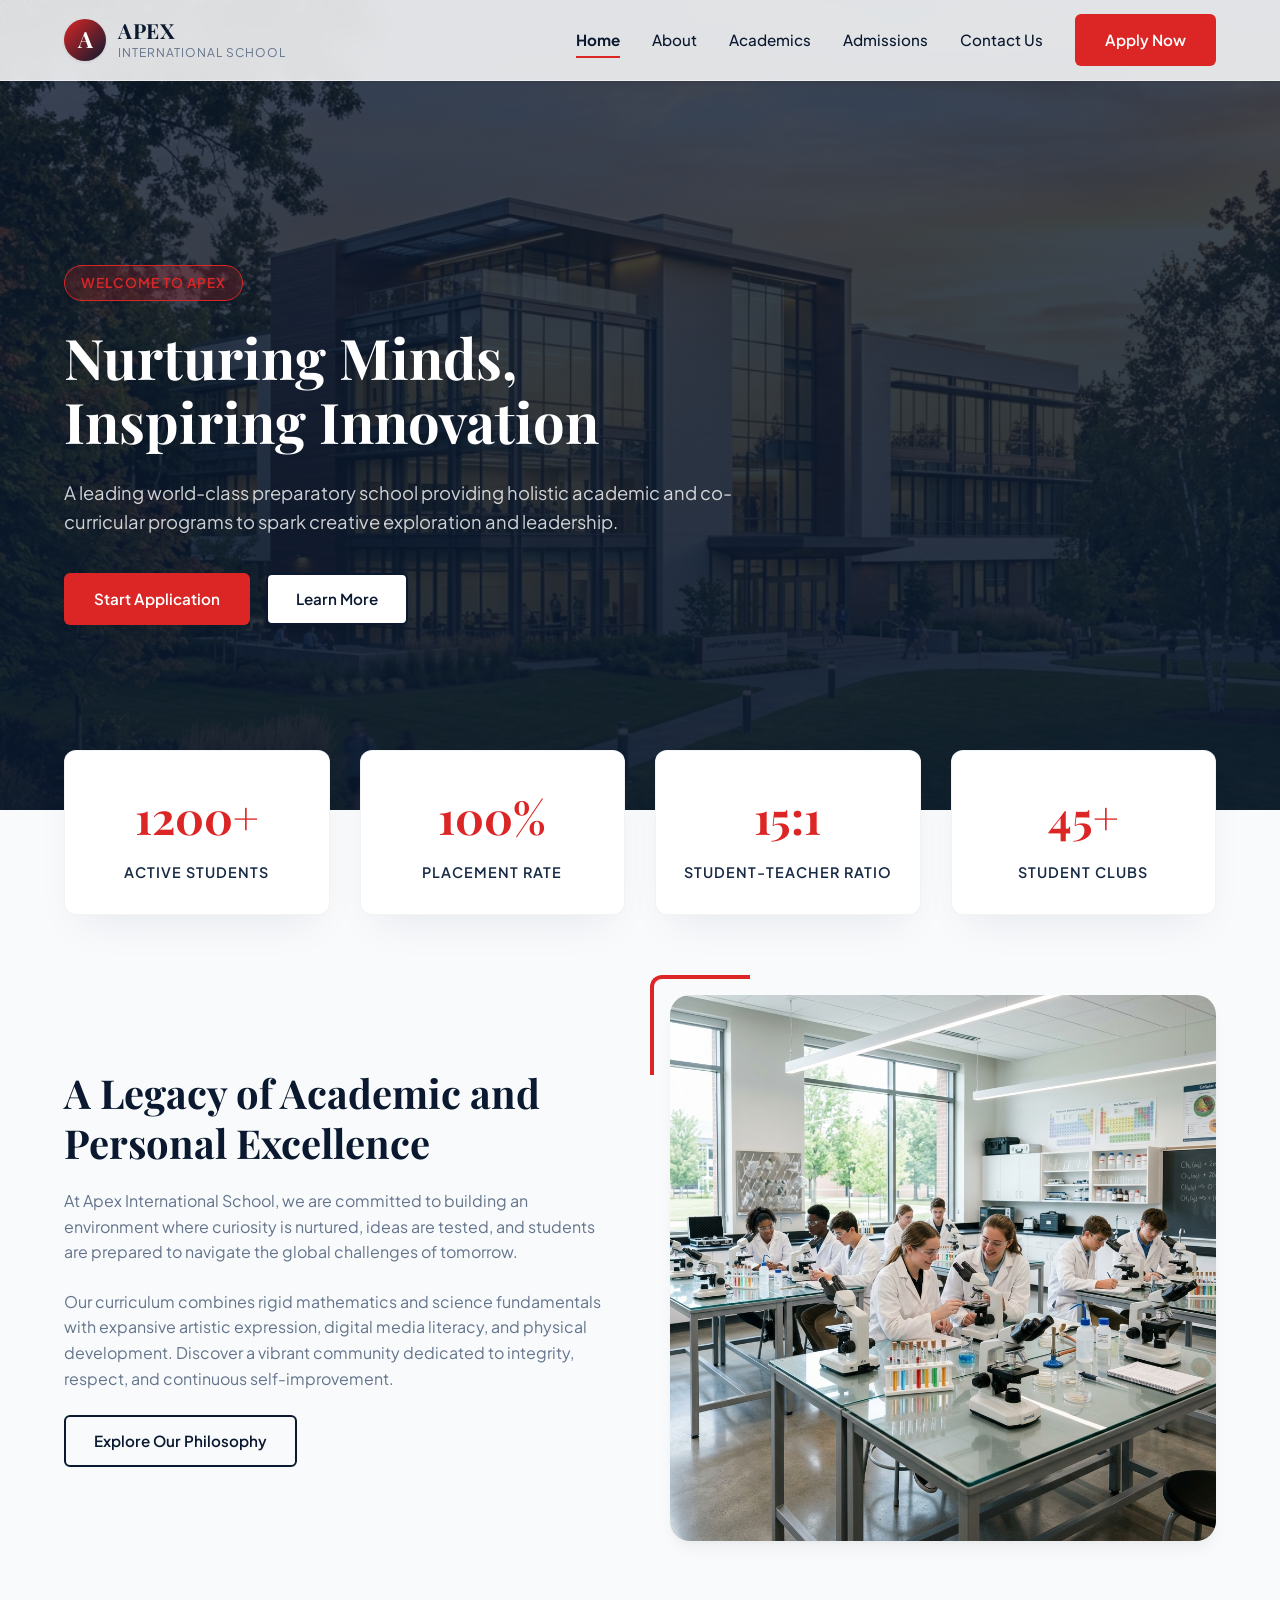
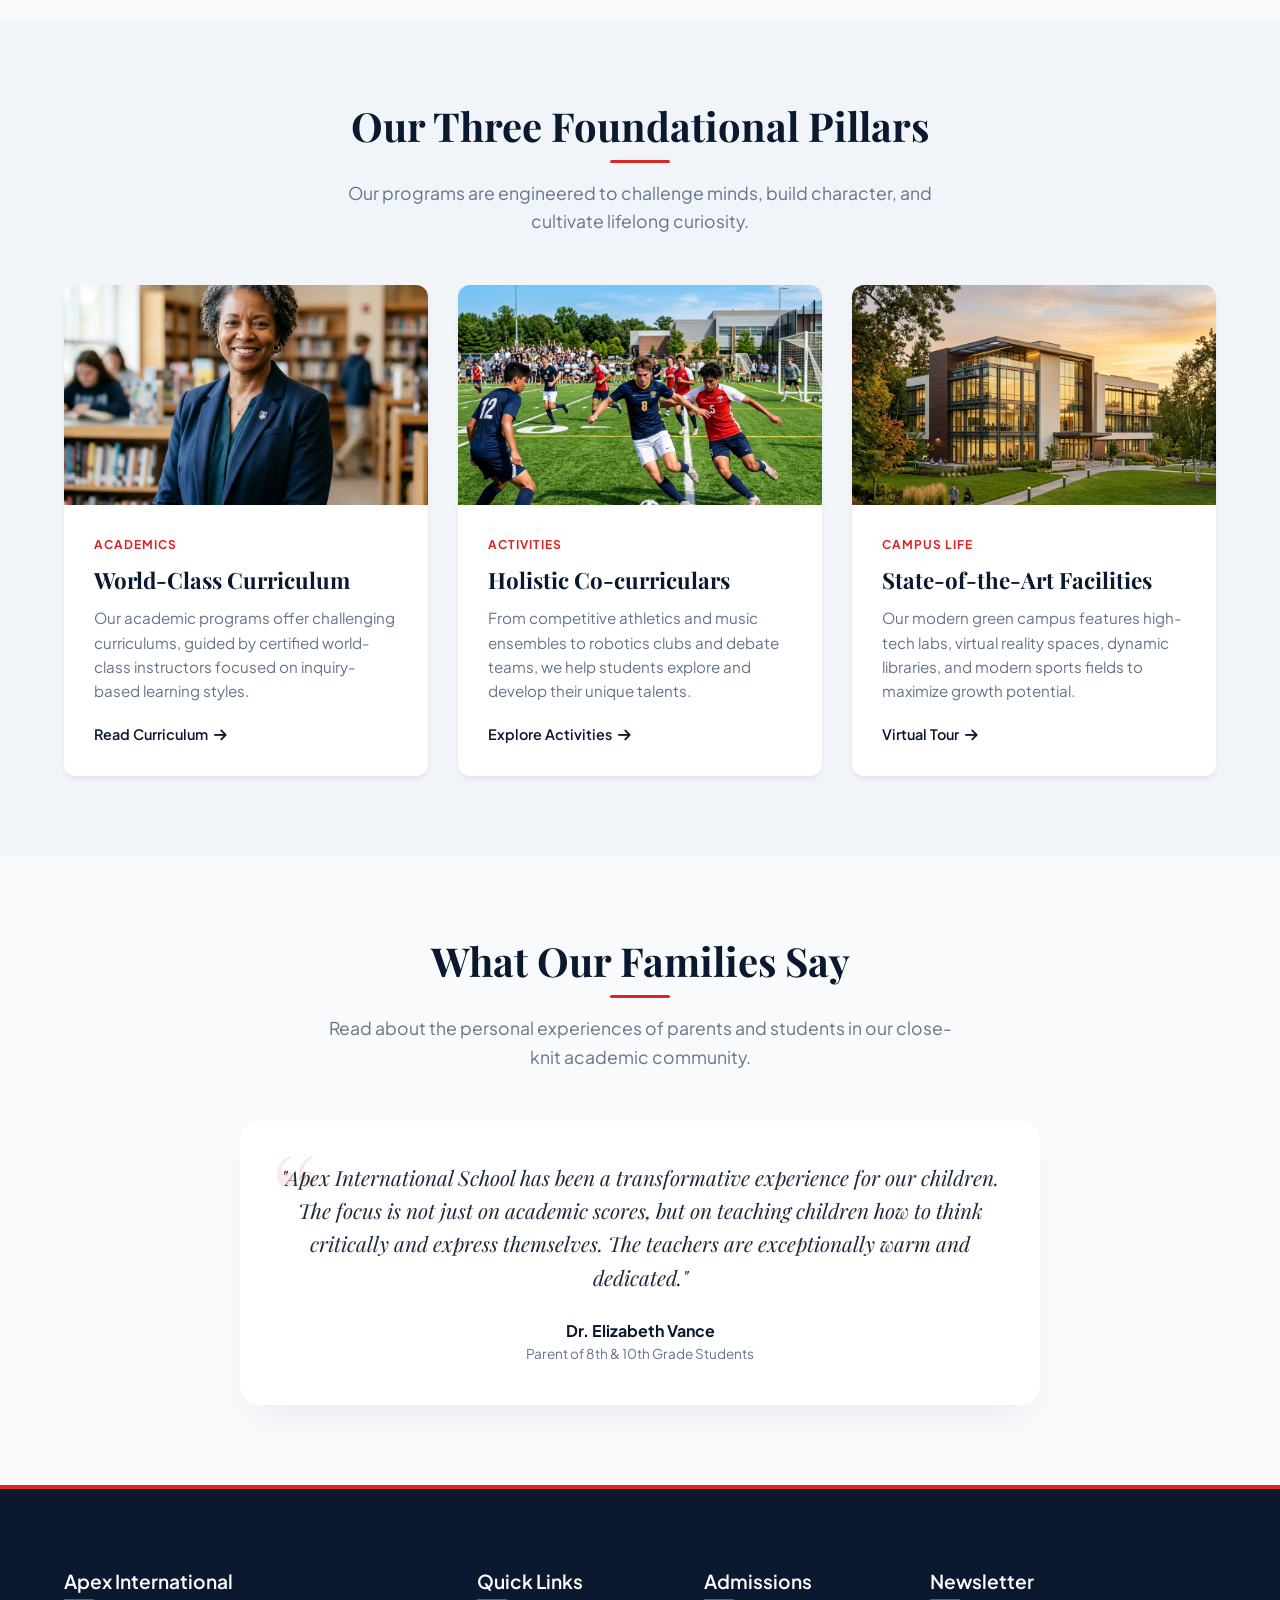
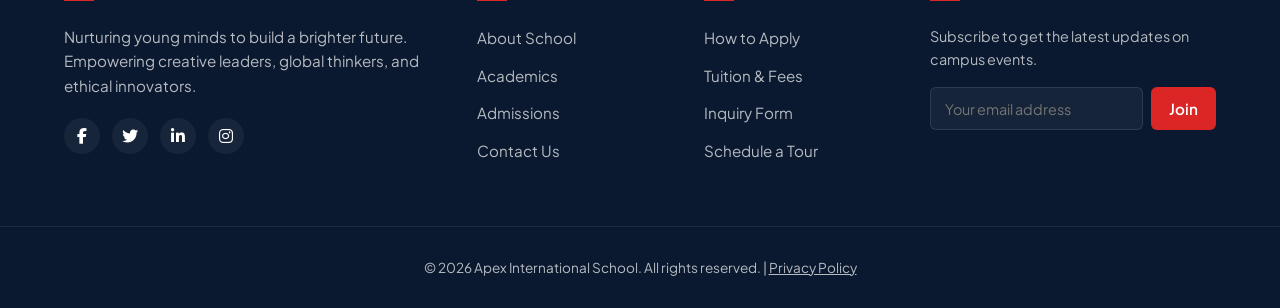
<file: simple-school-website/index.html>
<!DOCTYPE html>
<html lang="en">
<head>
  <meta charset="UTF-8">
  <meta name="viewport" content="width=device-width, initial-scale=1.0">
  <title>Apex International School | Nurturing Future Leaders</title>
  <meta name="description" content="Welcome to Apex International School. We offer a world-class holistic curriculum, advanced facilities, and a dedicated team of educators to shape the innovators of tomorrow.">
  <link rel="stylesheet" href="styles.css">
  <!-- Icons support -->
  <link rel="stylesheet" href="https://cdnjs.cloudflare.com/ajax/libs/font-awesome/6.4.0/css/all.min.css">
</head>
<body>

  <!-- Premium Glassmorphism Navbar -->
  <header>
    <div class="container nav-container">
      <a href="index.html" class="logo" id="navLogo">
        <div class="logo-icon">A</div>
        <div class="logo-text">
          <h1>APEX</h1>
          <p>International School</p>
        </div>
      </a>
      
      <button class="menu-toggle" id="menuToggle" aria-label="Toggle navigation menu">
        <span></span>
        <span></span>
        <span></span>
      </button>

      <nav id="mainNav">
        <a href="index.html" class="active" id="linkHome">Home</a>
        <a href="about.html" id="linkAbout">About</a>
        <a href="academics.html" id="linkAcademics">Academics</a>
        <a href="admissions.html" id="linkAdmissions">Admissions</a>
        <a href="contact.html" id="linkContact">Contact Us</a>
        <a href="admissions.html" class="btn btn-primary" id="btnNavApply">Apply Now</a>
      </nav>
    </div>
  </header>

  <!-- Hero Banner -->
  <section class="hero" id="homeHero">
    <div class="container">
      <div class="hero-content">
        <span class="hero-tag">Welcome to Apex</span>
        <h1>Nurturing Minds, Inspiring Innovation</h1>
        <p>A leading world-class preparatory school providing holistic academic and co-curricular programs to spark creative exploration and leadership.</p>
        <div class="hero-btns">
          <a href="admissions.html" class="btn btn-primary" id="btnHeroApply">Start Application</a>
          <a href="about.html" class="btn btn-secondary btn-light" id="btnHeroTour">Learn More</a>
        </div>
      </div>
    </div>
  </section>

  <!-- Key Statistics Grid -->
  <section class="container" id="statsSection" aria-label="School Key Statistics">
    <div class="stats-grid">
      <div class="stat-card" id="statCard1">
        <div class="stat-number" data-target="1200" data-suffix="+">0</div>
        <div class="stat-label">Active Students</div>
      </div>
      <div class="stat-card" id="statCard2">
        <div class="stat-number" data-target="100" data-suffix="%">0</div>
        <div class="stat-label">Placement Rate</div>
      </div>
      <div class="stat-card" id="statCard3">
        <div class="stat-number" data-target="15" data-suffix=":1">0</div>
        <div class="stat-label">Student-Teacher Ratio</div>
      </div>
      <div class="stat-card" id="statCard4">
        <div class="stat-number" data-target="45" data-suffix="+">0</div>
        <div class="stat-label">Student Clubs</div>
      </div>
    </div>
  </section>

  <!-- Welcome / Intro (Two Columns) -->
  <section class="section" id="welcomeSection">
    <div class="container split-layout">
      <div class="split-text" id="welcomeText">
        <h2>A Legacy of Academic and Personal Excellence</h2>
        <p>At Apex International School, we are committed to building an environment where curiosity is nurtured, ideas are tested, and students are prepared to navigate the global challenges of tomorrow.</p>
        <p>Our curriculum combines rigid mathematics and science fundamentals with expansive artistic expression, digital media literacy, and physical development. Discover a vibrant community dedicated to integrity, respect, and continuous self-improvement.</p>
        <a href="about.html" class="btn btn-secondary" id="btnWelcomeLearnMore">Explore Our Philosophy</a>
      </div>
      <div class="split-image" id="welcomeImage">
        <img src="assets/science-lab.png" alt="Students collaborating in modern chemistry laboratory" id="imgWelcomeLab">
      </div>
    </div>
  </section>

  <!-- Core Pillars / Highlights -->
  <section class="section section-alt" id="pillarsSection">
    <div class="container">
      <div class="section-header">
        <h2>Our Three Foundational Pillars</h2>
        <p>Our programs are engineered to challenge minds, build character, and cultivate lifelong curiosity.</p>
      </div>

      <div class="features-grid">
        <!-- Pillar 1 -->
        <div class="card" id="pillarCard1">
          <div class="card-img">
            <img src="assets/principal.png" alt="Experienced faculty explaining details to students" id="imgPillar1">
          </div>
          <div class="card-content">
            <span class="card-tag">Academics</span>
            <h3>World-Class Curriculum</h3>
            <p>Our academic programs offer challenging curriculums, guided by certified world-class instructors focused on inquiry-based learning styles.</p>
            <a href="academics.html" class="card-link" id="linkPillar1">Read Curriculum <i class="fa-solid fa-arrow-right"></i></a>
          </div>
        </div>

        <!-- Pillar 2 -->
        <div class="card" id="pillarCard2">
          <div class="card-img">
            <img src="assets/sports-field.png" alt="Students engaged in outdoor soccer training sessions" id="imgPillar2">
          </div>
          <div class="card-content">
            <span class="card-tag">Activities</span>
            <h3>Holistic Co-curriculars</h3>
            <p>From competitive athletics and music ensembles to robotics clubs and debate teams, we help students explore and develop their unique talents.</p>
            <a href="academics.html#athletics" class="card-link" id="linkPillar2">Explore Activities <i class="fa-solid fa-arrow-right"></i></a>
          </div>
        </div>

        <!-- Pillar 3 -->
        <div class="card" id="pillarCard3">
          <div class="card-img">
            <img src="assets/hero-bg.png" alt="Scenic overview of school buildings and tech labs" id="imgPillar3">
          </div>
          <div class="card-content">
            <span class="card-tag">Campus Life</span>
            <h3>State-of-the-Art Facilities</h3>
            <p>Our modern green campus features high-tech labs, virtual reality spaces, dynamic libraries, and modern sports fields to maximize growth potential.</p>
            <a href="about.html#facilities" class="card-link" id="linkPillar3">Virtual Tour <i class="fa-solid fa-arrow-right"></i></a>
          </div>
        </div>
      </div>
    </div>
  </section>

  <!-- Testimonials Section -->
  <section class="section" id="testimonialsSection">
    <div class="container">
      <div class="section-header">
        <h2>What Our Families Say</h2>
        <p>Read about the personal experiences of parents and students in our close-knit academic community.</p>
      </div>

      <div class="testimonial-card" id="testimonialBlock">
        <p class="testimonial-text">"Apex International School has been a transformative experience for our children. The focus is not just on academic scores, but on teaching children how to think critically and express themselves. The teachers are exceptionally warm and dedicated."</p>
        <div class="testimonial-author" id="testimonialAuthorName">Dr. Elizabeth Vance</div>
        <div class="testimonial-author-title" id="testimonialAuthorSub">Parent of 8th &amp; 10th Grade Students</div>
      </div>
    </div>
  </section>

  <!-- Footer -->
  <footer>
    <div class="container footer-grid">
      <div class="footer-col footer-about" id="footerColAbout">
        <h3>Apex International</h3>
        <p>Nurturing young minds to build a brighter future. Empowering creative leaders, global thinkers, and ethical innovators.</p>
        <div class="social-links">
          <a href="#" class="social-link" aria-label="Facebook"><i class="fa-brands fa-facebook-f"></i></a>
          <a href="#" class="social-link" aria-label="Twitter"><i class="fa-brands fa-twitter"></i></a>
          <a href="#" class="social-link" aria-label="LinkedIn"><i class="fa-brands fa-linkedin-in"></i></a>
          <a href="#" class="social-link" aria-label="Instagram"><i class="fa-brands fa-instagram"></i></a>
        </div>
      </div>

      <div class="footer-col" id="footerColQuick">
        <h3>Quick Links</h3>
        <ul class="footer-links">
          <li><a href="about.html">About School</a></li>
          <li><a href="academics.html">Academics</a></li>
          <li><a href="admissions.html">Admissions</a></li>
          <li><a href="contact.html">Contact Us</a></li>
        </ul>
      </div>

      <div class="footer-col" id="footerColAdmissions">
        <h3>Admissions</h3>
        <ul class="footer-links">
          <li><a href="admissions.html#process">How to Apply</a></li>
          <li><a href="admissions.html#fees">Tuition &amp; Fees</a></li>
          <li><a href="admissions.html#inquire">Inquiry Form</a></li>
          <li><a href="contact.html#visit">Schedule a Tour</a></li>
        </ul>
      </div>

      <div class="footer-col" id="footerColNews">
        <h3>Newsletter</h3>
        <p style="font-size: 0.9rem; margin-bottom: 16px;">Subscribe to get the latest updates on campus events.</p>
        <form class="newsletter-form interactive-form" id="newsletterSubmitForm">
          <input type="email" placeholder="Your email address" required aria-label="Newsletter email input" id="newsletterInput">
          <button type="submit" class="btn btn-primary" style="padding: 10px 16px;" id="btnSubmitNewsletter">Join</button>
        </form>
      </div>
    </div>

    <div class="footer-bottom">
      <p>&copy; 2026 Apex International School. All rights reserved. | <a href="#" style="text-decoration: underline;">Privacy Policy</a></p>
    </div>
  </footer>

  <!-- Script link -->
  <script src="main.js"></script>
</body>
</html>
</file>
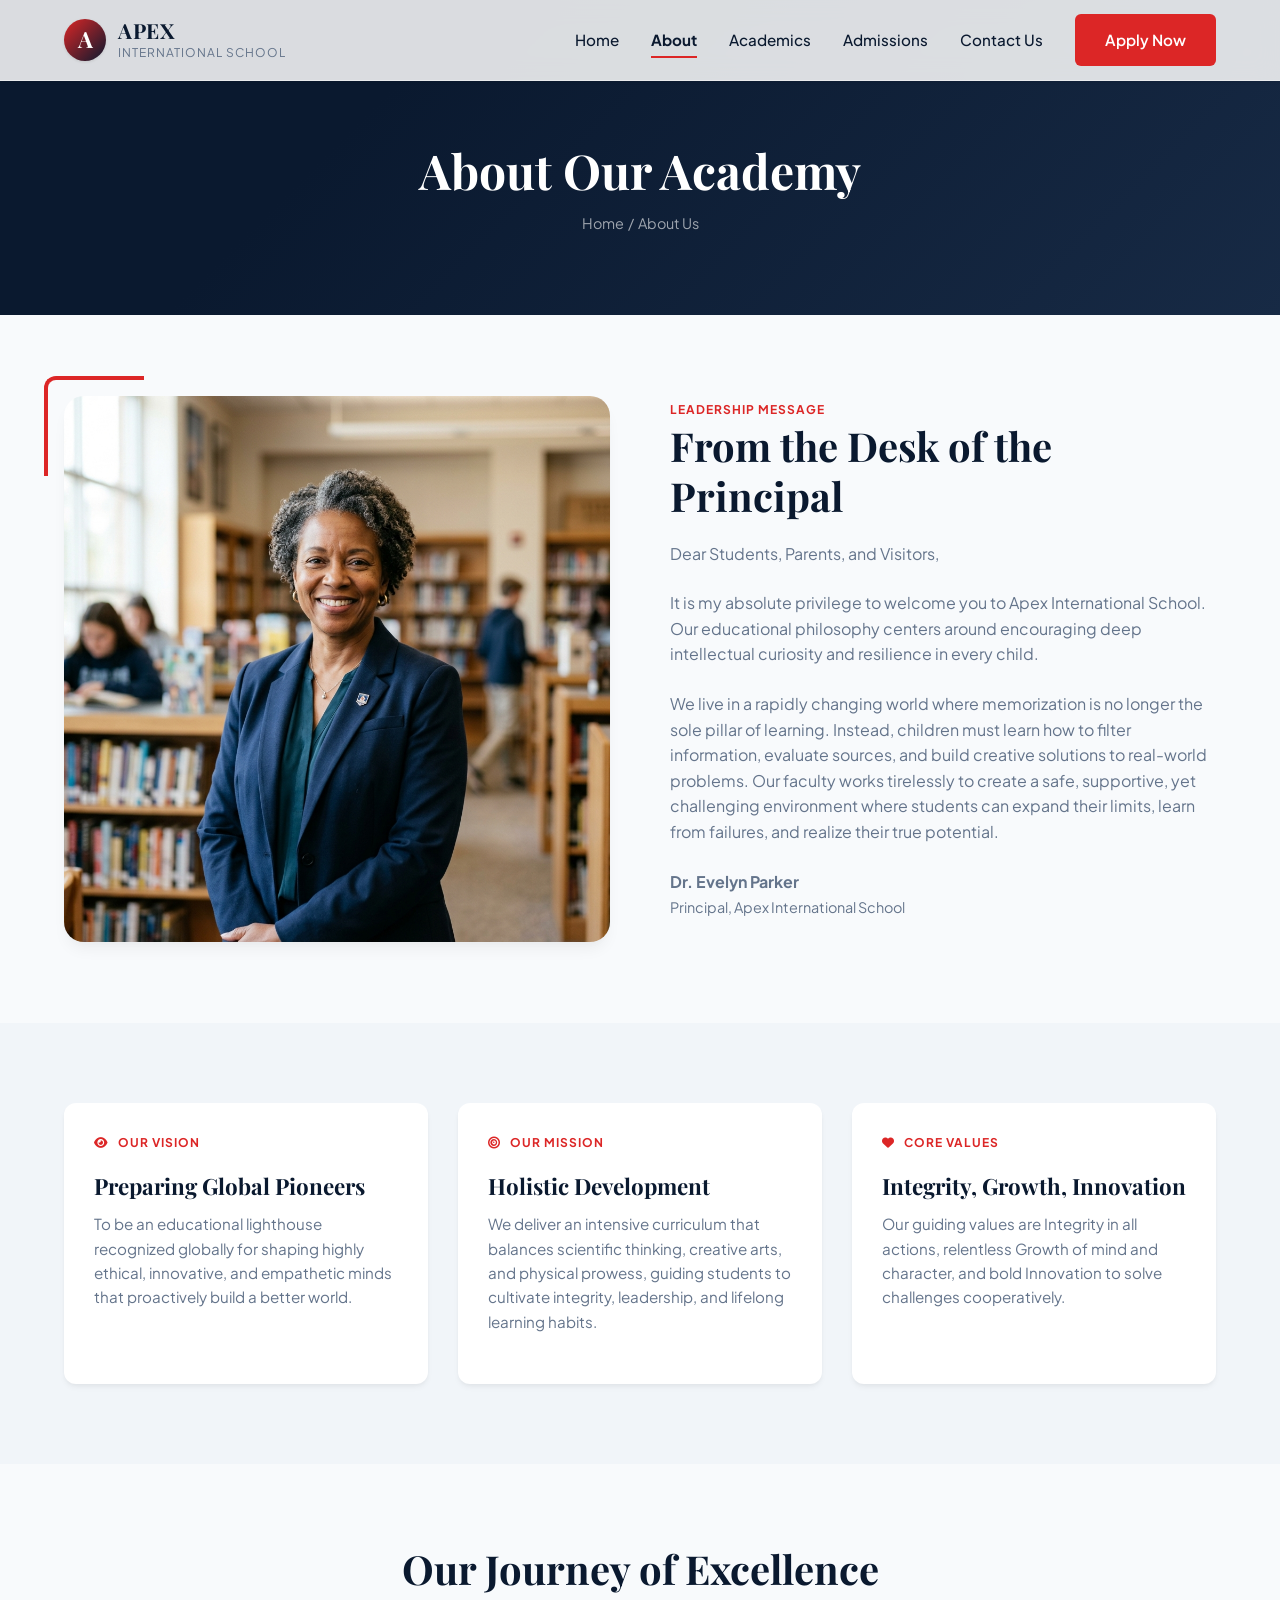
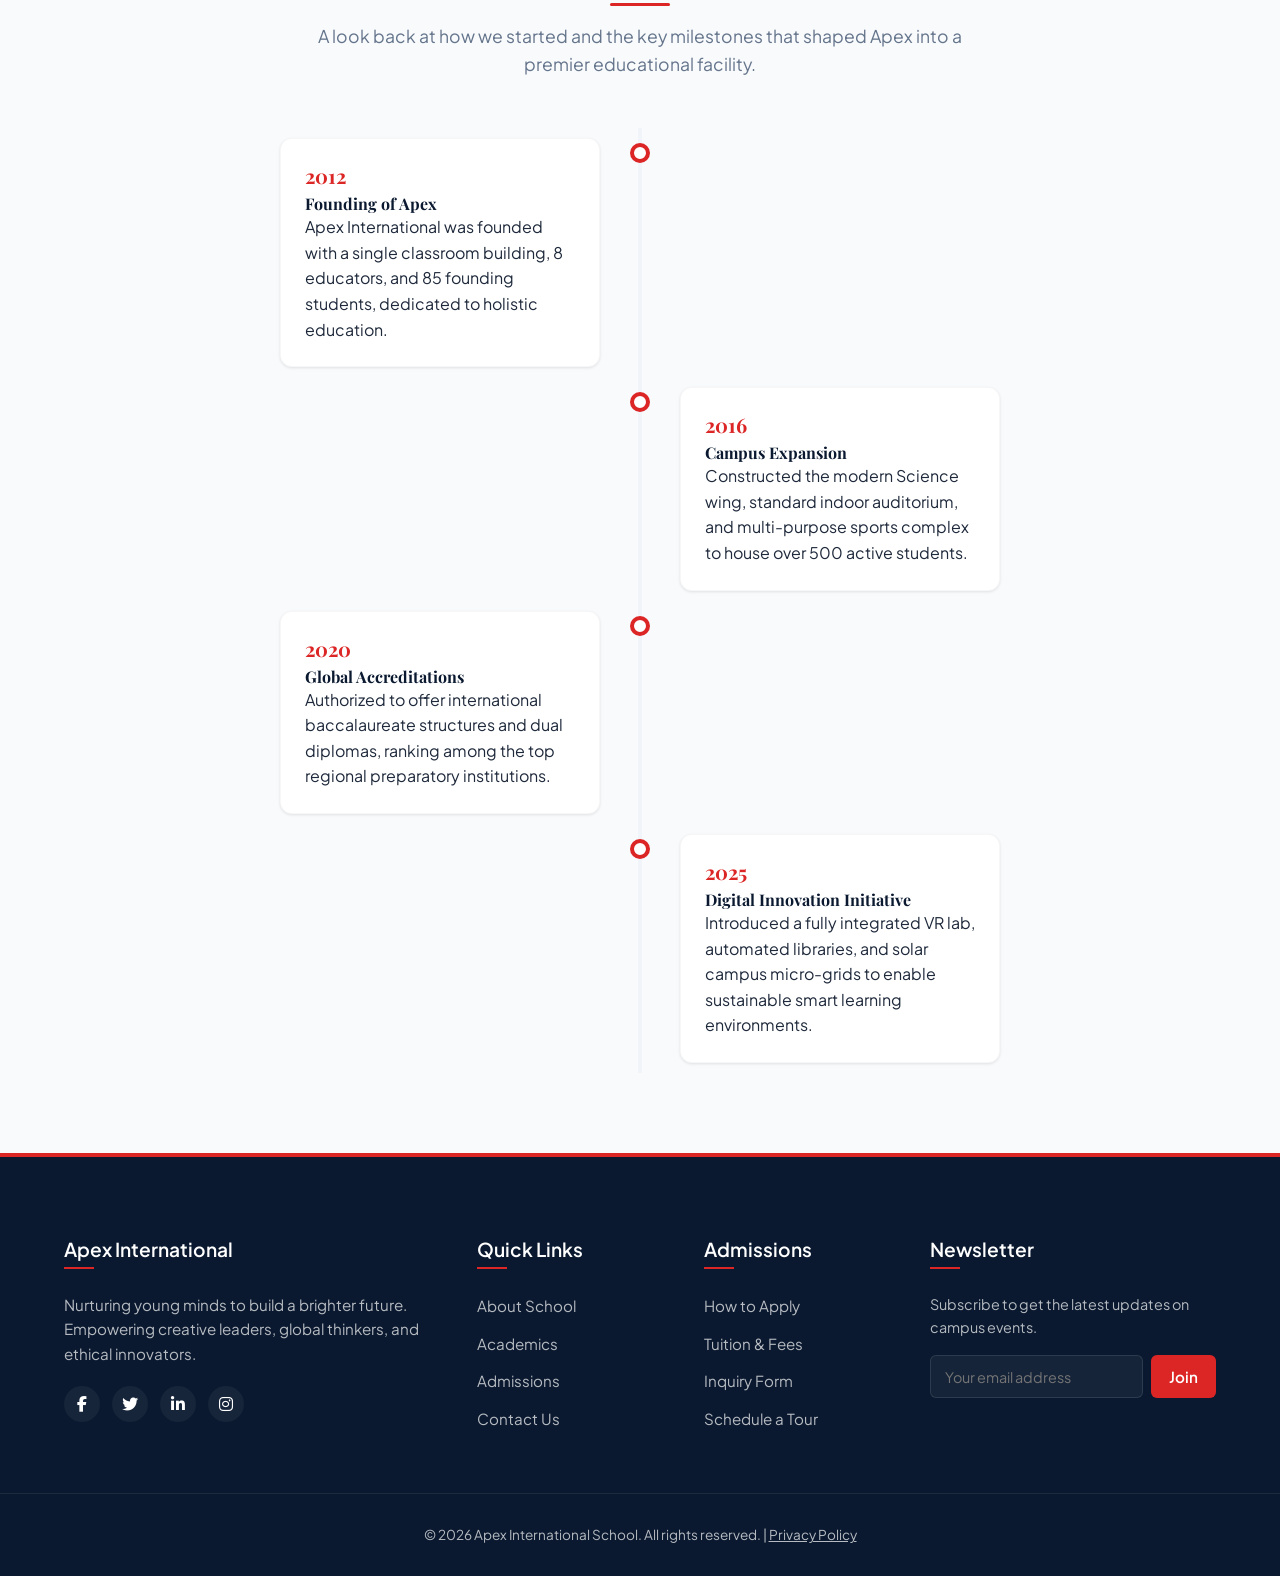
<file: simple-school-website/about.html>
<!DOCTYPE html>
<html lang="en">
<head>
  <meta charset="UTF-8">
  <meta name="viewport" content="width=device-width, initial-scale=1.0">
  <title>About Us | Apex International School</title>
  <meta name="description" content="Learn about Apex International School's mission, vision, our values, leadership team, and our long-standing timeline of academic excellence.">
  <link rel="stylesheet" href="styles.css">
  <link rel="stylesheet" href="https://cdnjs.cloudflare.com/ajax/libs/font-awesome/6.4.0/css/all.min.css">
</head>
<body>

  <!-- Premium Glassmorphism Navbar -->
  <header>
    <div class="container nav-container">
      <a href="index.html" class="logo" id="navLogo">
        <div class="logo-icon">A</div>
        <div class="logo-text">
          <h1>APEX</h1>
          <p>International School</p>
        </div>
      </a>
      
      <button class="menu-toggle" id="menuToggle" aria-label="Toggle navigation menu">
        <span></span>
        <span></span>
        <span></span>
      </button>

      <nav id="mainNav">
        <a href="index.html" id="linkHome">Home</a>
        <a href="about.html" class="active" id="linkAbout">About</a>
        <a href="academics.html" id="linkAcademics">Academics</a>
        <a href="admissions.html" id="linkAdmissions">Admissions</a>
        <a href="contact.html" id="linkContact">Contact Us</a>
        <a href="admissions.html" class="btn btn-primary" id="btnNavApply">Apply Now</a>
      </nav>
    </div>
  </header>

  <!-- Inner Page Hero -->
  <section class="page-hero" id="aboutHero">
    <div class="container">
      <h1>About Our Academy</h1>
      <div class="breadcrumbs">
        <a href="index.html">Home</a> &nbsp;/&nbsp; <span>About Us</span>
      </div>
    </div>
  </section>

  <!-- Principal's Message Section -->
  <section class="section" id="principalMessage">
    <div class="container split-layout">
      <div class="split-image" id="principalImageCol">
        <img src="assets/principal.png" alt="Dr. Evelyn Parker, School Principal" id="imgPrincipal">
      </div>
      <div class="split-text" id="principalTextCol">
        <span class="card-tag">Leadership Message</span>
        <h2>From the Desk of the Principal</h2>
        <p>Dear Students, Parents, and Visitors,</p>
        <p>It is my absolute privilege to welcome you to Apex International School. Our educational philosophy centers around encouraging deep intellectual curiosity and resilience in every child.</p>
        <p>We live in a rapidly changing world where memorization is no longer the sole pillar of learning. Instead, children must learn how to filter information, evaluate sources, and build creative solutions to real-world problems. Our faculty works tirelessly to create a safe, supportive, yet challenging environment where students can expand their limits, learn from failures, and realize their true potential.</p>
        <p style="font-weight: 700; margin-bottom: 2px;">Dr. Evelyn Parker</p>
        <p style="font-size: 0.9rem; color: var(--color-text-muted);">Principal, Apex International School</p>
      </div>
    </div>
  </section>

  <!-- Vision, Mission & Values -->
  <section class="section section-alt" id="visionMission">
    <div class="container">
      <div class="features-grid">
        <!-- Vision -->
        <div class="card" id="visionCard">
          <div class="card-content">
            <span class="card-tag"><i class="fa-solid fa-eye" style="margin-right: 6px;"></i> Our Vision</span>
            <h3 style="margin-top: 8px;">Preparing Global Pioneers</h3>
            <p>To be an educational lighthouse recognized globally for shaping highly ethical, innovative, and empathetic minds that proactively build a better world.</p>
          </div>
        </div>

        <!-- Mission -->
        <div class="card" id="missionCard">
          <div class="card-content">
            <span class="card-tag"><i class="fa-solid fa-bullseye" style="margin-right: 6px;"></i> Our Mission</span>
            <h3 style="margin-top: 8px;">Holistic Development</h3>
            <p>We deliver an intensive curriculum that balances scientific thinking, creative arts, and physical prowess, guiding students to cultivate integrity, leadership, and lifelong learning habits.</p>
          </div>
        </div>

        <!-- Core Values -->
        <div class="card" id="valuesCard">
          <div class="card-content">
            <span class="card-tag"><i class="fa-solid fa-heart" style="margin-right: 6px;"></i> Core Values</span>
            <h3 style="margin-top: 8px;">Integrity, Growth, Innovation</h3>
            <p>Our guiding values are Integrity in all actions, relentless Growth of mind and character, and bold Innovation to solve challenges cooperatively.</p>
          </div>
        </div>
      </div>
    </div>
  </section>

  <!-- Milestones Timeline -->
  <section class="section" id="schoolTimeline">
    <div class="container">
      <div class="section-header">
        <h2>Our Journey of Excellence</h2>
        <p>A look back at how we started and the key milestones that shaped Apex into a premier educational facility.</p>
      </div>

      <div class="timeline" id="timelineContainer">
        <!-- Event 1 -->
        <div class="timeline-item left-item" id="timelineItem1">
          <div class="timeline-content">
            <h3>2012</h3>
            <h4>Founding of Apex</h4>
            <p>Apex International was founded with a single classroom building, 8 educators, and 85 founding students, dedicated to holistic education.</p>
          </div>
        </div>

        <!-- Event 2 -->
        <div class="timeline-item right-item" id="timelineItem2">
          <div class="timeline-content">
            <h3>2016</h3>
            <h4>Campus Expansion</h4>
            <p>Constructed the modern Science wing, standard indoor auditorium, and multi-purpose sports complex to house over 500 active students.</p>
          </div>
        </div>

        <!-- Event 3 -->
        <div class="timeline-item left-item" id="timelineItem3">
          <div class="timeline-content">
            <h3>2020</h3>
            <h4>Global Accreditations</h4>
            <p>Authorized to offer international baccalaureate structures and dual diplomas, ranking among the top regional preparatory institutions.</p>
          </div>
        </div>

        <!-- Event 4 -->
        <div class="timeline-item right-item" id="timelineItem4">
          <div class="timeline-content">
            <h3>2025</h3>
            <h4>Digital Innovation Initiative</h4>
            <p>Introduced a fully integrated VR lab, automated libraries, and solar campus micro-grids to enable sustainable smart learning environments.</p>
          </div>
        </div>
      </div>
    </div>
  </section>

  <!-- Footer -->
  <footer>
    <div class="container footer-grid">
      <div class="footer-col footer-about" id="footerColAbout">
        <h3>Apex International</h3>
        <p>Nurturing young minds to build a brighter future. Empowering creative leaders, global thinkers, and ethical innovators.</p>
        <div class="social-links">
          <a href="#" class="social-link" aria-label="Facebook"><i class="fa-brands fa-facebook-f"></i></a>
          <a href="#" class="social-link" aria-label="Twitter"><i class="fa-brands fa-twitter"></i></a>
          <a href="#" class="social-link" aria-label="LinkedIn"><i class="fa-brands fa-linkedin-in"></i></a>
          <a href="#" class="social-link" aria-label="Instagram"><i class="fa-brands fa-instagram"></i></a>
        </div>
      </div>

      <div class="footer-col" id="footerColQuick">
        <h3>Quick Links</h3>
        <ul class="footer-links">
          <li><a href="about.html">About School</a></li>
          <li><a href="academics.html">Academics</a></li>
          <li><a href="admissions.html">Admissions</a></li>
          <li><a href="contact.html">Contact Us</a></li>
        </ul>
      </div>

      <div class="footer-col" id="footerColAdmissions">
        <h3>Admissions</h3>
        <ul class="footer-links">
          <li><a href="admissions.html#process">How to Apply</a></li>
          <li><a href="admissions.html#fees">Tuition &amp; Fees</a></li>
          <li><a href="admissions.html#inquire">Inquiry Form</a></li>
          <li><a href="contact.html#visit">Schedule a Tour</a></li>
        </ul>
      </div>

      <div class="footer-col" id="footerColNews">
        <h3>Newsletter</h3>
        <p style="font-size: 0.9rem; margin-bottom: 16px;">Subscribe to get the latest updates on campus events.</p>
        <form class="newsletter-form interactive-form" id="newsletterSubmitForm">
          <input type="email" placeholder="Your email address" required aria-label="Newsletter email input" id="newsletterInput">
          <button type="submit" class="btn btn-primary" style="padding: 10px 16px;" id="btnSubmitNewsletter">Join</button>
        </form>
      </div>
    </div>

    <div class="footer-bottom">
      <p>&copy; 2026 Apex International School. All rights reserved. | <a href="#" style="text-decoration: underline;">Privacy Policy</a></p>
    </div>
  </footer>

  <script src="main.js"></script>
</body>
</html>
</file>
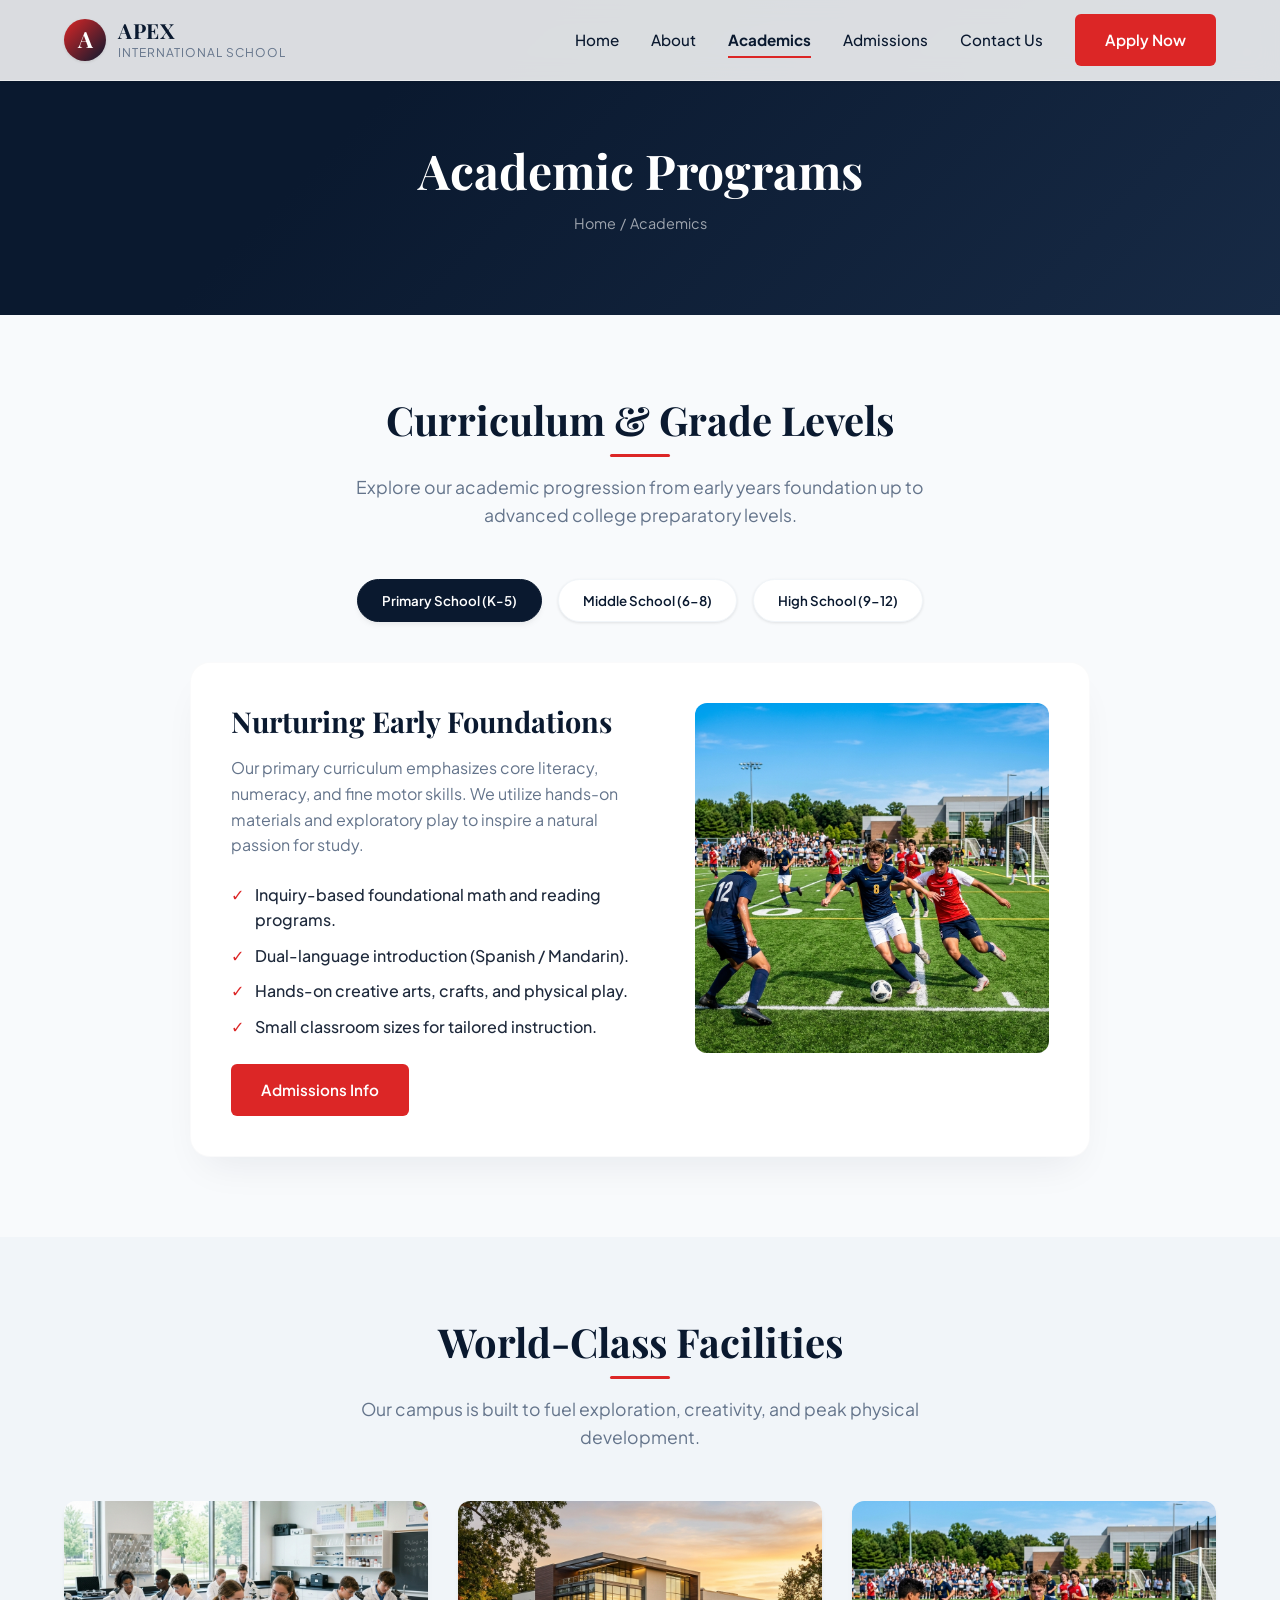
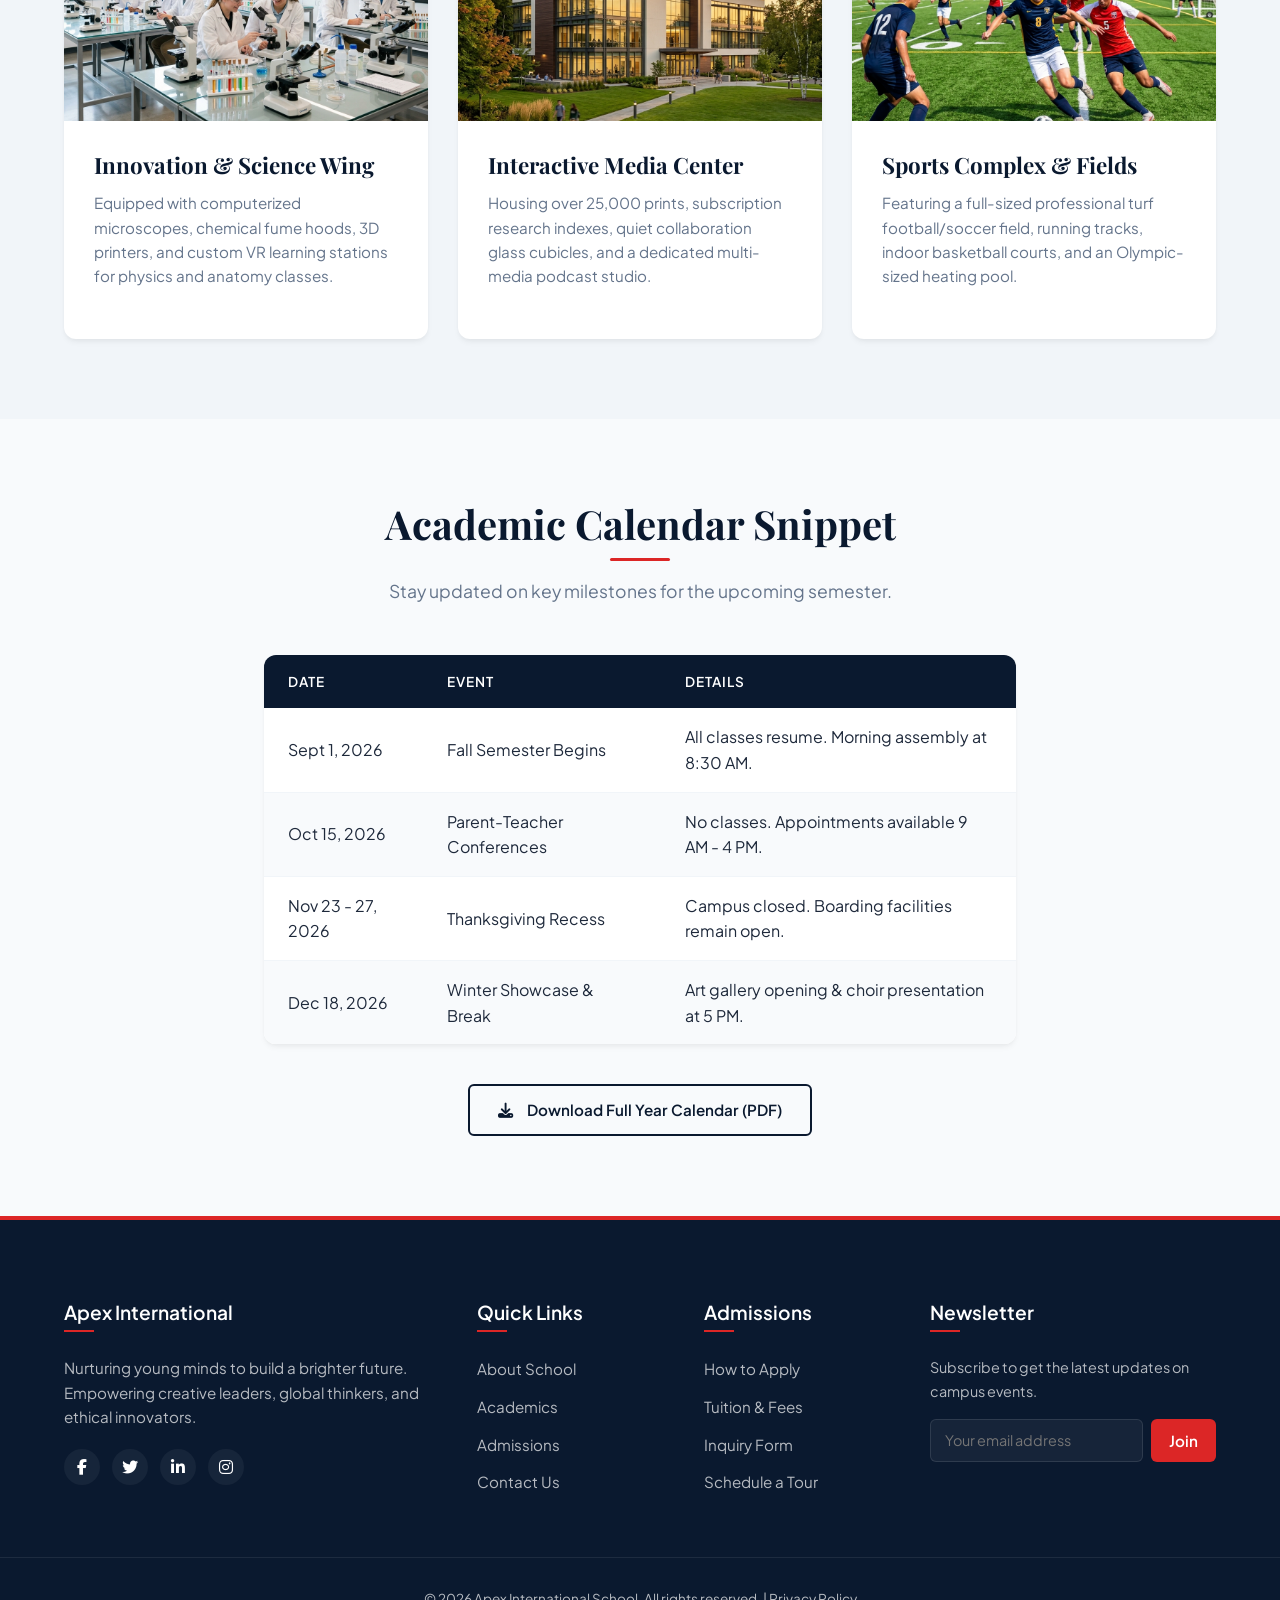
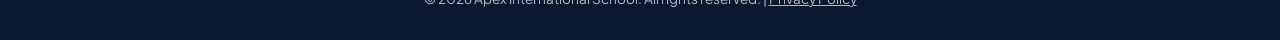
<file: simple-school-website/academics.html>
<!DOCTYPE html>
<html lang="en">
<head>
  <meta charset="UTF-8">
  <meta name="viewport" content="width=device-width, initial-scale=1.0">
  <title>Academics &amp; Programs | Apex International School</title>
  <meta name="description" content="Discover our academic programs. We provide rigorous K-12 education with intensive STEM labs, humanities, language arts, and co-curricular programs.">
  <link rel="stylesheet" href="styles.css">
  <link rel="stylesheet" href="https://cdnjs.cloudflare.com/ajax/libs/font-awesome/6.4.0/css/all.min.css">
</head>
<body>

  <!-- Premium Glassmorphism Navbar -->
  <header>
    <div class="container nav-container">
      <a href="index.html" class="logo" id="navLogo">
        <div class="logo-icon">A</div>
        <div class="logo-text">
          <h1>APEX</h1>
          <p>International School</p>
        </div>
      </a>
      
      <button class="menu-toggle" id="menuToggle" aria-label="Toggle navigation menu">
        <span></span>
        <span></span>
        <span></span>
      </button>

      <nav id="mainNav">
        <a href="index.html" id="linkHome">Home</a>
        <a href="about.html" id="linkAbout">About</a>
        <a href="academics.html" class="active" id="linkAcademics">Academics</a>
        <a href="admissions.html" id="linkAdmissions">Admissions</a>
        <a href="contact.html" id="linkContact">Contact Us</a>
        <a href="admissions.html" class="btn btn-primary" id="btnNavApply">Apply Now</a>
      </nav>
    </div>
  </header>

  <!-- Inner Page Hero -->
  <section class="page-hero" id="academicsHero">
    <div class="container">
      <h1>Academic Programs</h1>
      <div class="breadcrumbs">
        <a href="index.html">Home</a> &nbsp;/&nbsp; <span>Academics</span>
      </div>
    </div>
  </section>

  <!-- Interactive Curriculum Tabs -->
  <section class="section" id="curriculumTabs">
    <div class="container">
      <div class="section-header">
        <h2>Curriculum &amp; Grade Levels</h2>
        <p>Explore our academic progression from early years foundation up to advanced college preparatory levels.</p>
      </div>

      <div class="tabs-container" id="tabsGroup">
        <!-- Tab Navigation Buttons -->
        <div class="tabs-nav">
          <button class="tab-btn active" data-tab="primaryTab" id="btnTabPrimary">Primary School (K-5)</button>
          <button class="tab-btn" data-tab="middleTab" id="btnTabMiddle">Middle School (6-8)</button>
          <button class="tab-btn" data-tab="highTab" id="btnTabHigh">High School (9-12)</button>
        </div>

        <!-- Panel 1: Primary -->
        <div class="tab-panel active" id="primaryTab">
          <div class="tab-content">
            <h3>Nurturing Early Foundations</h3>
            <p>Our primary curriculum emphasizes core literacy, numeracy, and fine motor skills. We utilize hands-on materials and exploratory play to inspire a natural passion for study.</p>
            <ul>
              <li>Inquiry-based foundational math and reading programs.</li>
              <li>Dual-language introduction (Spanish / Mandarin).</li>
              <li>Hands-on creative arts, crafts, and physical play.</li>
              <li>Small classroom sizes for tailored instruction.</li>
            </ul>
            <a href="admissions.html" class="btn btn-primary">Admissions Info</a>
          </div>
          <div>
            <img src="assets/sports-field.png" alt="Primary students engaging in active group activities" style="max-height: 350px;">
          </div>
        </div>

        <!-- Panel 2: Middle -->
        <div class="tab-panel" id="middleTab">
          <div class="tab-content">
            <h3>Fostering Critical Inquiry</h3>
            <p>During middle school, we challenge students to transition from literal understanding to deep conceptual synthesis. Collaborative research and technology integration start here.</p>
            <ul>
              <li>Integrated science and introductory programming.</li>
              <li>Debate, creative writing, and historical analysis.</li>
              <li>Visual and performing arts electives (band, theater, digital art).</li>
              <li>Guided social-emotional development modules.</li>
            </ul>
            <a href="admissions.html" class="btn btn-primary">Admissions Info</a>
          </div>
          <div>
            <img src="assets/principal.png" alt="Middle school science group project presentation" style="max-height: 350px;">
          </div>
        </div>

        <!-- Panel 3: High -->
        <div class="tab-panel" id="highTab">
          <div class="tab-content">
            <h3>Preparatory Rigor &amp; Leadership</h3>
            <p>High schoolers follow college preparatory tracks. We combine Advanced Placement (AP) courses with internship opportunities and guidance counseling to shape future global leaders.</p>
            <ul>
              <li>Advanced Placement (AP) tracks in math, sciences, and history.</li>
              <li>College counseling, resume planning, and mock interviews.</li>
              <li>Independent senior design projects and thesis writing.</li>
              <li>Varsity athletics and student government representation.</li>
            </ul>
            <a href="admissions.html" class="btn btn-primary">Admissions Info</a>
          </div>
          <div>
            <img src="assets/science-lab.png" alt="High school chemistry experiment under teacher supervision" style="max-height: 350px;">
          </div>
        </div>
      </div>
    </div>
  </section>

  <!-- Facilities Gallery -->
  <section class="section section-alt" id="facilities">
    <div class="container">
      <div class="section-header">
        <h2>World-Class Facilities</h2>
        <p>Our campus is built to fuel exploration, creativity, and peak physical development.</p>
      </div>

      <div class="features-grid">
        <!-- Facility 1 -->
        <div class="card" id="facilityCard1">
          <div class="card-img">
            <img src="assets/science-lab.png" alt="Modern chemistry laboratory" id="imgFacility1">
          </div>
          <div class="card-content">
            <h3>Innovation &amp; Science Wing</h3>
            <p>Equipped with computerized microscopes, chemical fume hoods, 3D printers, and custom VR learning stations for physics and anatomy classes.</p>
          </div>
        </div>

        <!-- Facility 2 -->
        <div class="card" id="facilityCard2">
          <div class="card-img">
            <img src="assets/hero-bg.png" alt="Bright reading library space" id="imgFacility2">
          </div>
          <div class="card-content">
            <h3>Interactive Media Center</h3>
            <p>Housing over 25,000 prints, subscription research indexes, quiet collaboration glass cubicles, and a dedicated multi-media podcast studio.</p>
          </div>
        </div>

        <!-- Facility 3 -->
        <div class="card" id="facilityCard3">
          <div class="card-img">
            <img src="assets/sports-field.png" alt="School soccer stadium and track field" id="imgFacility3">
          </div>
          <div class="card-content">
            <h3>Sports Complex &amp; Fields</h3>
            <p>Featuring a full-sized professional turf football/soccer field, running tracks, indoor basketball courts, and an Olympic-sized heating pool.</p>
          </div>
        </div>
      </div>
    </div>
  </section>

  <!-- School Calendar -->
  <section class="section" id="schoolCalendar">
    <div class="container" style="max-width: 800px;">
      <div class="section-header">
        <h2>Academic Calendar Snippet</h2>
        <p>Stay updated on key milestones for the upcoming semester.</p>
      </div>
      
      <div class="table-responsive">
        <table class="premium-table" id="calendarTable">
          <thead>
            <tr>
              <th>Date</th>
              <th>Event</th>
              <th>Details</th>
            </tr>
          </thead>
          <tbody>
            <tr>
              <td>Sept 1, 2026</td>
              <td>Fall Semester Begins</td>
              <td>All classes resume. Morning assembly at 8:30 AM.</td>
            </tr>
            <tr>
              <td>Oct 15, 2026</td>
              <td>Parent-Teacher Conferences</td>
              <td>No classes. Appointments available 9 AM - 4 PM.</td>
            </tr>
            <tr>
              <td>Nov 23 - 27, 2026</td>
              <td>Thanksgiving Recess</td>
              <td>Campus closed. Boarding facilities remain open.</td>
            </tr>
            <tr>
              <td>Dec 18, 2026</td>
              <td>Winter Showcase &amp; Break</td>
              <td>Art gallery opening &amp; choir presentation at 5 PM.</td>
            </tr>
          </tbody>
        </table>
      </div>
      
      <div style="text-align: center; margin-top: 20px;">
        <a href="#" class="btn btn-secondary" id="btnDownloadCalendar"><i class="fa-solid fa-download" style="margin-right: 6px;"></i> Download Full Year Calendar (PDF)</a>
      </div>
    </div>
  </section>

  <!-- Footer -->
  <footer>
    <div class="container footer-grid">
      <div class="footer-col footer-about" id="footerColAbout">
        <h3>Apex International</h3>
        <p>Nurturing young minds to build a brighter future. Empowering creative leaders, global thinkers, and ethical innovators.</p>
        <div class="social-links">
          <a href="#" class="social-link" aria-label="Facebook"><i class="fa-brands fa-facebook-f"></i></a>
          <a href="#" class="social-link" aria-label="Twitter"><i class="fa-brands fa-twitter"></i></a>
          <a href="#" class="social-link" aria-label="LinkedIn"><i class="fa-brands fa-linkedin-in"></i></a>
          <a href="#" class="social-link" aria-label="Instagram"><i class="fa-brands fa-instagram"></i></a>
        </div>
      </div>

      <div class="footer-col" id="footerColQuick">
        <h3>Quick Links</h3>
        <ul class="footer-links">
          <li><a href="about.html">About School</a></li>
          <li><a href="academics.html">Academics</a></li>
          <li><a href="admissions.html">Admissions</a></li>
          <li><a href="contact.html">Contact Us</a></li>
        </ul>
      </div>

      <div class="footer-col" id="footerColAdmissions">
        <h3>Admissions</h3>
        <ul class="footer-links">
          <li><a href="admissions.html#process">How to Apply</a></li>
          <li><a href="admissions.html#fees">Tuition &amp; Fees</a></li>
          <li><a href="admissions.html#inquire">Inquiry Form</a></li>
          <li><a href="contact.html#visit">Schedule a Tour</a></li>
        </ul>
      </div>

      <div class="footer-col" id="footerColNews">
        <h3>Newsletter</h3>
        <p style="font-size: 0.9rem; margin-bottom: 16px;">Subscribe to get the latest updates on campus events.</p>
        <form class="newsletter-form interactive-form" id="newsletterSubmitForm">
          <input type="email" placeholder="Your email address" required aria-label="Newsletter email input" id="newsletterInput">
          <button type="submit" class="btn btn-primary" style="padding: 10px 16px;" id="btnSubmitNewsletter">Join</button>
        </form>
      </div>
    </div>

    <div class="footer-bottom">
      <p>&copy; 2026 Apex International School. All rights reserved. | <a href="#" style="text-decoration: underline;">Privacy Policy</a></p>
    </div>
  </footer>

  <script src="main.js"></script>
</body>
</html>
</file>
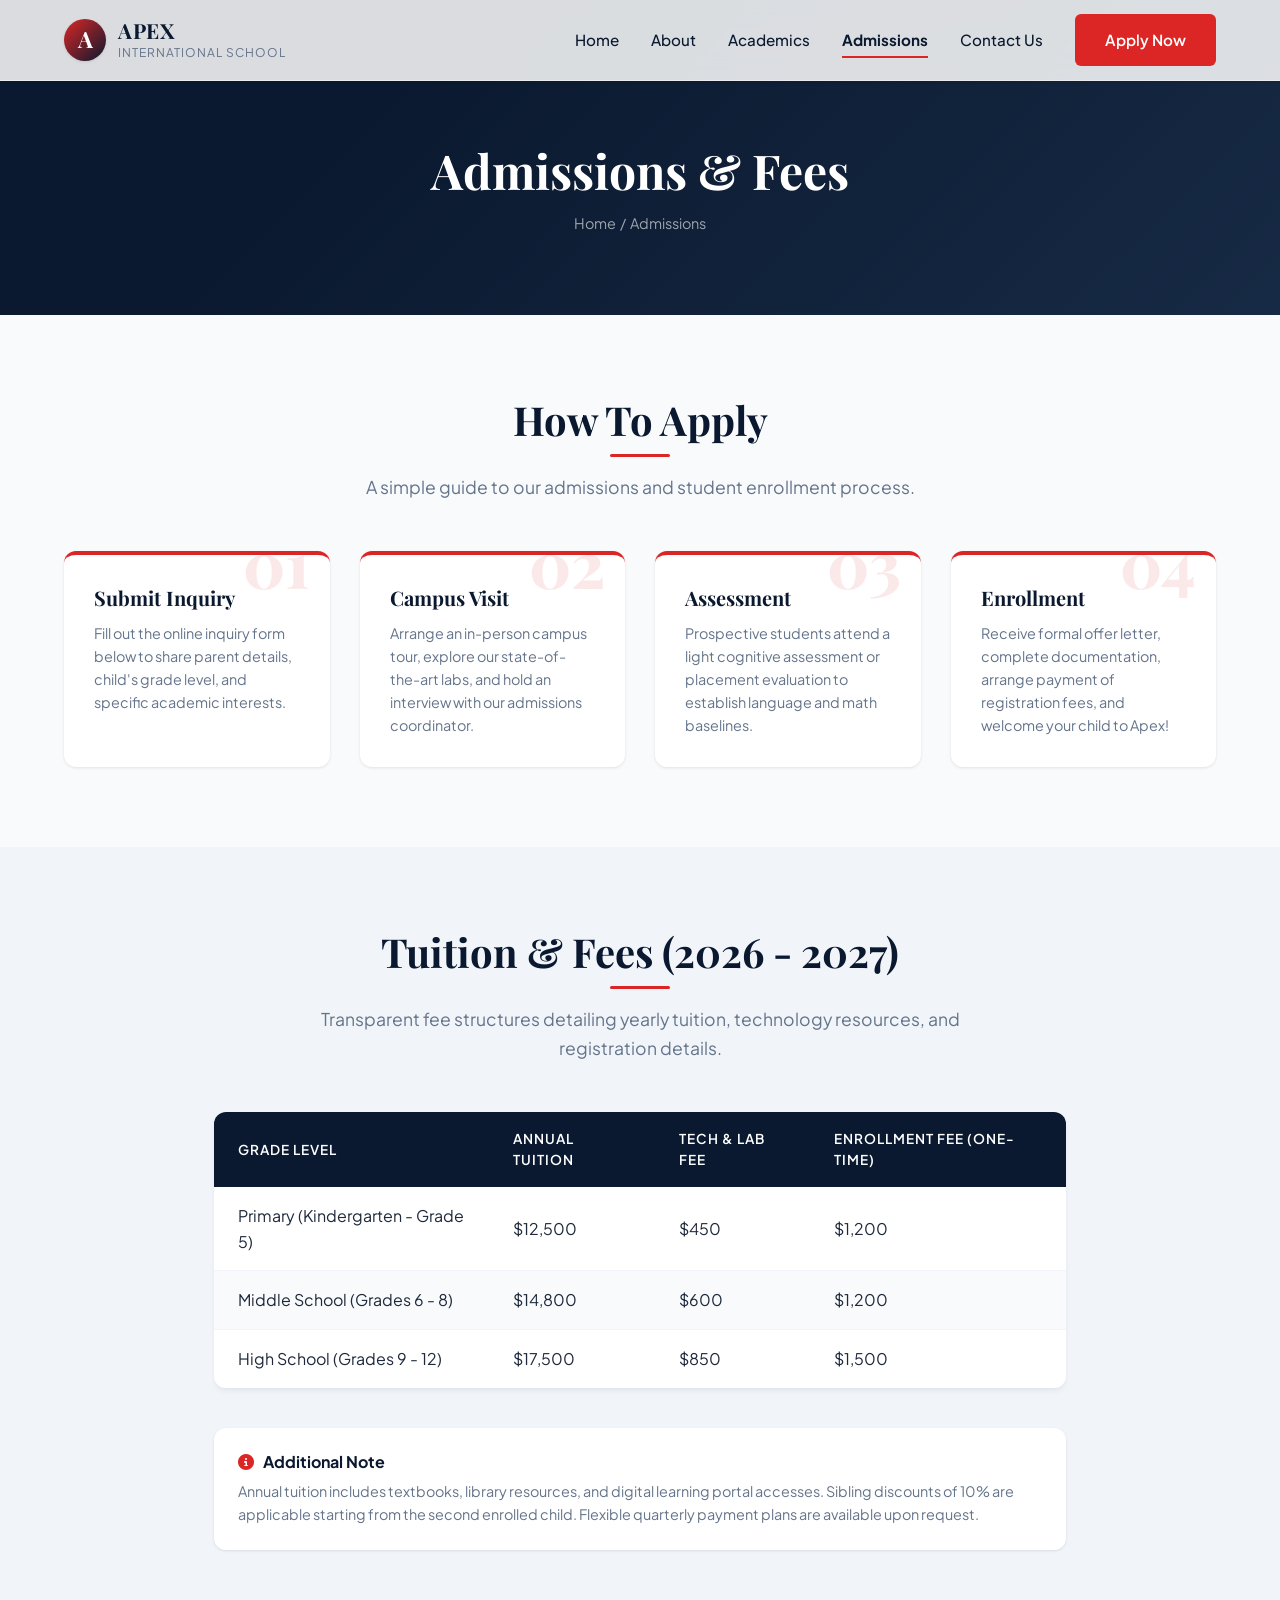
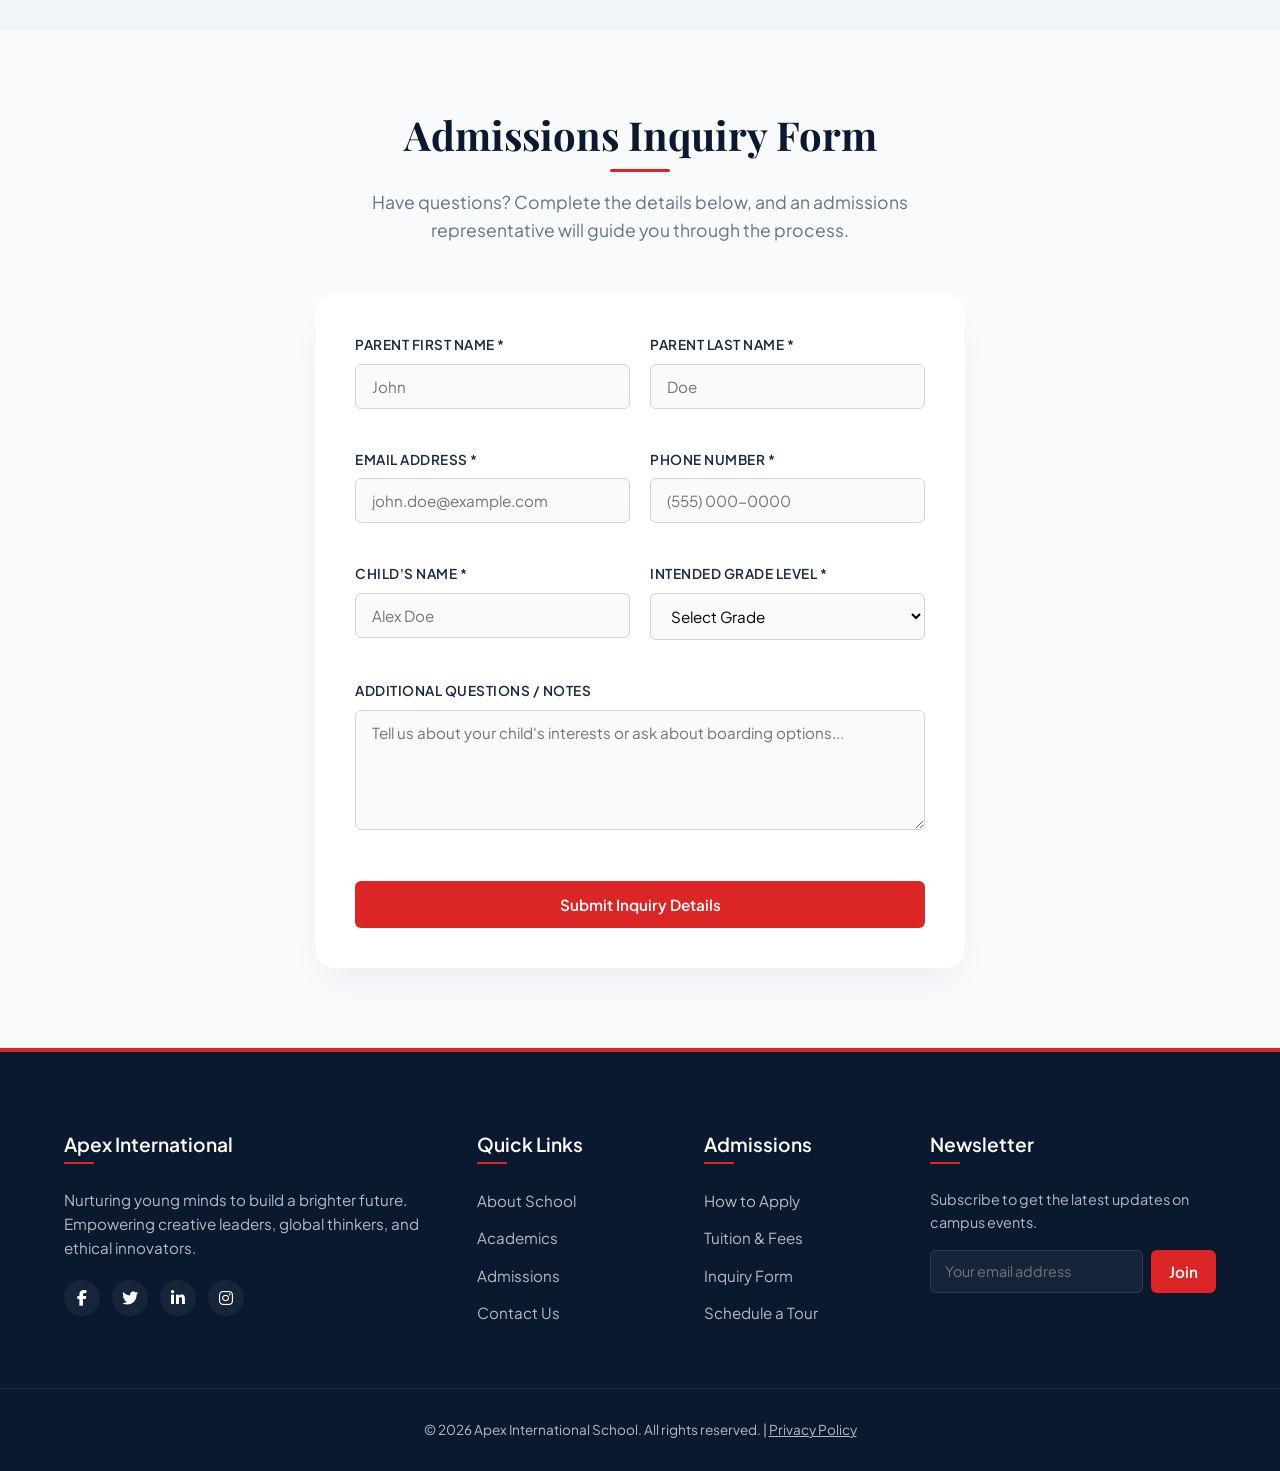
<file: simple-school-website/admissions.html>
<!DOCTYPE html>
<html lang="en">
<head>
  <meta charset="UTF-8">
  <meta name="viewport" content="width=device-width, initial-scale=1.0">
  <title>Admissions &amp; Intake | Apex International School</title>
  <meta name="description" content="Begin your application process at Apex International School. Explore our step-by-step guides, tuition fee structures, and fill out our online inquiry form.">
  <link rel="stylesheet" href="styles.css">
  <link rel="stylesheet" href="https://cdnjs.cloudflare.com/ajax/libs/font-awesome/6.4.0/css/all.min.css">
</head>
<body>

  <!-- Premium Glassmorphism Navbar -->
  <header>
    <div class="container nav-container">
      <a href="index.html" class="logo" id="navLogo">
        <div class="logo-icon">A</div>
        <div class="logo-text">
          <h1>APEX</h1>
          <p>International School</p>
        </div>
      </a>
      
      <button class="menu-toggle" id="menuToggle" aria-label="Toggle navigation menu">
        <span></span>
        <span></span>
        <span></span>
      </button>

      <nav id="mainNav">
        <a href="index.html" id="linkHome">Home</a>
        <a href="about.html" id="linkAbout">About</a>
        <a href="academics.html" id="linkAcademics">Academics</a>
        <a href="admissions.html" class="active" id="linkAdmissions">Admissions</a>
        <a href="contact.html" id="linkContact">Contact Us</a>
        <a href="admissions.html" class="btn btn-primary" id="btnNavApply">Apply Now</a>
      </nav>
    </div>
  </header>

  <!-- Inner Page Hero -->
  <section class="page-hero" id="admissionsHero">
    <div class="container">
      <h1>Admissions &amp; Fees</h1>
      <div class="breadcrumbs">
        <a href="index.html">Home</a> &nbsp;/&nbsp; <span>Admissions</span>
      </div>
    </div>
  </section>

  <!-- Admission Steps Flow -->
  <section class="section" id="process">
    <div class="container">
      <div class="section-header">
        <h2>How To Apply</h2>
        <p>A simple guide to our admissions and student enrollment process.</p>
      </div>

      <div class="steps-grid" id="stepsFlowGroup">
        <!-- Step 1 -->
        <div class="step-card" id="step1">
          <div class="step-num">01</div>
          <h3>Submit Inquiry</h3>
          <p>Fill out the online inquiry form below to share parent details, child's grade level, and specific academic interests.</p>
        </div>

        <!-- Step 2 -->
        <div class="step-card" id="step2">
          <div class="step-num">02</div>
          <h3>Campus Visit</h3>
          <p>Arrange an in-person campus tour, explore our state-of-the-art labs, and hold an interview with our admissions coordinator.</p>
        </div>

        <!-- Step 3 -->
        <div class="step-card" id="step3">
          <div class="step-num">03</div>
          <h3>Assessment</h3>
          <p>Prospective students attend a light cognitive assessment or placement evaluation to establish language and math baselines.</p>
        </div>

        <!-- Step 4 -->
        <div class="step-card" id="step4">
          <div class="step-num">04</div>
          <h3>Enrollment</h3>
          <p>Receive formal offer letter, complete documentation, arrange payment of registration fees, and welcome your child to Apex!</p>
        </div>
      </div>
    </div>
  </section>

  <!-- Tuition Fees Structure -->
  <section class="section section-alt" id="fees">
    <div class="container" style="max-width: 900px;">
      <div class="section-header">
        <h2>Tuition &amp; Fees (2026 - 2027)</h2>
        <p>Transparent fee structures detailing yearly tuition, technology resources, and registration details.</p>
      </div>

      <div class="table-responsive">
        <table class="premium-table" id="tuitionTable">
          <thead>
            <tr>
              <th>Grade Level</th>
              <th>Annual Tuition</th>
              <th>Tech &amp; Lab Fee</th>
              <th>Enrollment Fee (One-Time)</th>
            </tr>
          </thead>
          <tbody>
            <tr>
              <td>Primary (Kindergarten - Grade 5)</td>
              <td>$12,500</td>
              <td>$450</td>
              <td>$1,200</td>
            </tr>
            <tr>
              <td>Middle School (Grades 6 - 8)</td>
              <td>$14,800</td>
              <td>$600</td>
              <td>$1,200</td>
            </tr>
            <tr>
              <td>High School (Grades 9 - 12)</td>
              <td>$17,500</td>
              <td>$850</td>
              <td>$1,500</td>
            </tr>
          </tbody>
        </table>
      </div>

      <div style="background-color: var(--color-white); padding: 24px; border-radius: var(--border-radius-md); box-shadow: var(--shadow-sm); margin-top: 30px;">
        <h4 style="font-family: var(--font-sans); font-weight: 700; margin-bottom: 8px; color: var(--color-primary);"><i class="fa-solid fa-circle-info" style="color: var(--color-accent); margin-right: 6px;"></i> Additional Note</h4>
        <p style="font-size: 0.9rem; color: var(--color-text-muted);">Annual tuition includes textbooks, library resources, and digital learning portal accesses. Sibling discounts of 10% are applicable starting from the second enrolled child. Flexible quarterly payment plans are available upon request.</p>
      </div>
    </div>
  </section>

  <!-- Admissions Inquiry Form -->
  <section class="section" id="inquire">
    <div class="container">
      <div class="section-header">
        <h2>Admissions Inquiry Form</h2>
        <p>Have questions? Complete the details below, and an admissions representative will guide you through the process.</p>
      </div>

      <div class="form-container" id="inquiryFormWrapper">
        <form class="interactive-form" id="admissionsInquiryForm">
          <div class="form-grid">
            <div class="form-group">
              <label for="parentFirstName">Parent First Name *</label>
              <input type="text" id="parentFirstName" class="form-control" placeholder="John" required>
            </div>
            
            <div class="form-group">
              <label for="parentLastName">Parent Last Name *</label>
              <input type="text" id="parentLastName" class="form-control" placeholder="Doe" required>
            </div>

            <div class="form-group">
              <label for="parentEmail">Email Address *</label>
              <input type="email" id="parentEmail" class="form-control" placeholder="john.doe@example.com" required>
            </div>

            <div class="form-group">
              <label for="parentPhone">Phone Number *</label>
              <input type="tel" id="parentPhone" class="form-control" placeholder="(555) 000-0000" required>
            </div>

            <div class="form-group">
              <label for="childName">Child's Name *</label>
              <input type="text" id="childName" class="form-control" placeholder="Alex Doe" required>
            </div>

            <div class="form-group">
              <label for="childGrade">Intended Grade Level *</label>
              <select id="childGrade" class="form-control" required>
                <option value="" disabled selected>Select Grade</option>
                <option value="kindergarten">Kindergarten</option>
                <option value="grade1">Grade 1 - 5 (Primary)</option>
                <option value="grade6">Grade 6 - 8 (Middle)</option>
                <option value="grade9">Grade 9 - 12 (High School)</option>
              </select>
            </div>

            <div class="form-group full-width">
              <label for="inquiryMessage">Additional Questions / Notes</label>
              <textarea id="inquiryMessage" class="form-control" placeholder="Tell us about your child's interests or ask about boarding options..."></textarea>
            </div>
          </div>

          <button type="submit" class="btn btn-primary" style="width: 100%;" id="btnSubmitInquiry">Submit Inquiry Details</button>
        </form>
      </div>
    </div>
  </section>

  <!-- Footer -->
  <footer>
    <div class="container footer-grid">
      <div class="footer-col footer-about" id="footerColAbout">
        <h3>Apex International</h3>
        <p>Nurturing young minds to build a brighter future. Empowering creative leaders, global thinkers, and ethical innovators.</p>
        <div class="social-links">
          <a href="#" class="social-link" aria-label="Facebook"><i class="fa-brands fa-facebook-f"></i></a>
          <a href="#" class="social-link" aria-label="Twitter"><i class="fa-brands fa-twitter"></i></a>
          <a href="#" class="social-link" aria-label="LinkedIn"><i class="fa-brands fa-linkedin-in"></i></a>
          <a href="#" class="social-link" aria-label="Instagram"><i class="fa-brands fa-instagram"></i></a>
        </div>
      </div>

      <div class="footer-col" id="footerColQuick">
        <h3>Quick Links</h3>
        <ul class="footer-links">
          <li><a href="about.html">About School</a></li>
          <li><a href="academics.html">Academics</a></li>
          <li><a href="admissions.html">Admissions</a></li>
          <li><a href="contact.html">Contact Us</a></li>
        </ul>
      </div>

      <div class="footer-col" id="footerColAdmissions">
        <h3>Admissions</h3>
        <ul class="footer-links">
          <li><a href="admissions.html#process">How to Apply</a></li>
          <li><a href="admissions.html#fees">Tuition &amp; Fees</a></li>
          <li><a href="admissions.html#inquire">Inquiry Form</a></li>
          <li><a href="contact.html#visit">Schedule a Tour</a></li>
        </ul>
      </div>

      <div class="footer-col" id="footerColNews">
        <h3>Newsletter</h3>
        <p style="font-size: 0.9rem; margin-bottom: 16px;">Subscribe to get the latest updates on campus events.</p>
        <form class="newsletter-form interactive-form" id="newsletterSubmitForm">
          <input type="email" placeholder="Your email address" required aria-label="Newsletter email input" id="newsletterInput">
          <button type="submit" class="btn btn-primary" style="padding: 10px 16px;" id="btnSubmitNewsletter">Join</button>
        </form>
      </div>
    </div>

    <div class="footer-bottom">
      <p>&copy; 2026 Apex International School. All rights reserved. | <a href="#" style="text-decoration: underline;">Privacy Policy</a></p>
    </div>
  </footer>

  <script src="main.js"></script>
</body>
</html>
</file>
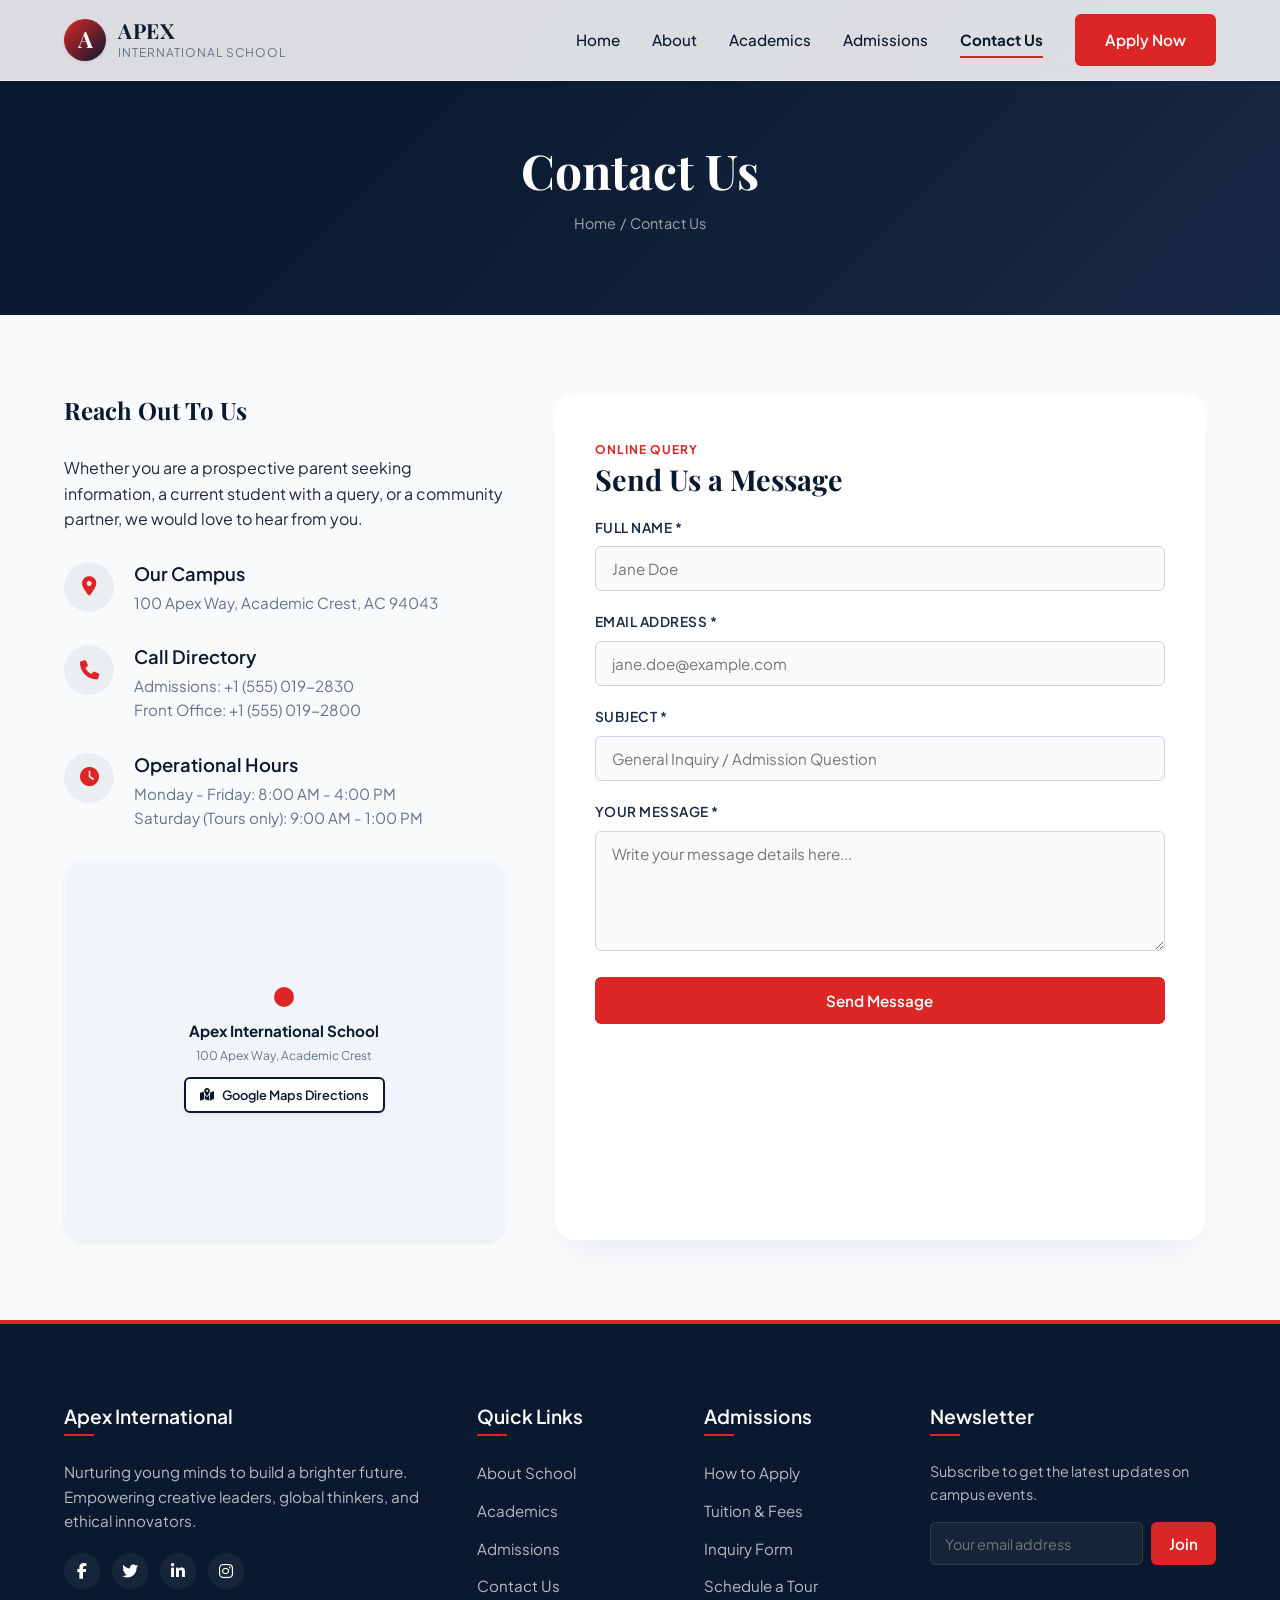
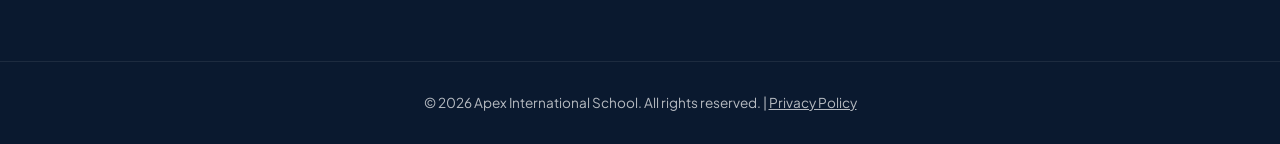
<file: simple-school-website/contact.html>
<!DOCTYPE html>
<html lang="en">
<head>
  <meta charset="UTF-8">
  <meta name="viewport" content="width=device-width, initial-scale=1.0">
  <title>Contact Us | Apex International School</title>
  <meta name="description" content="Get in touch with Apex International School. View our physical address, school office operational hours, call numbers, or submit an online query form.">
  <link rel="stylesheet" href="styles.css">
  <link rel="stylesheet" href="https://cdnjs.cloudflare.com/ajax/libs/font-awesome/6.4.0/css/all.min.css">
</head>
<body>

  <!-- Premium Glassmorphism Navbar -->
  <header>
    <div class="container nav-container">
      <a href="index.html" class="logo" id="navLogo">
        <div class="logo-icon">A</div>
        <div class="logo-text">
          <h1>APEX</h1>
          <p>International School</p>
        </div>
      </a>
      
      <button class="menu-toggle" id="menuToggle" aria-label="Toggle navigation menu">
        <span></span>
        <span></span>
        <span></span>
      </button>

      <nav id="mainNav">
        <a href="index.html" id="linkHome">Home</a>
        <a href="about.html" id="linkAbout">About</a>
        <a href="academics.html" id="linkAcademics">Academics</a>
        <a href="admissions.html" id="linkAdmissions">Admissions</a>
        <a href="contact.html" class="active" id="linkContact">Contact Us</a>
        <a href="admissions.html" class="btn btn-primary" id="btnNavApply">Apply Now</a>
      </nav>
    </div>
  </header>

  <!-- Inner Page Hero -->
  <section class="page-hero" id="contactHero">
    <div class="container">
      <h1>Contact Us</h1>
      <div class="breadcrumbs">
        <a href="index.html">Home</a> &nbsp;/&nbsp; <span>Contact Us</span>
      </div>
    </div>
  </section>

  <!-- Contact Details & Form Grid -->
  <section class="section" id="contactContent">
    <div class="container contact-grid">
      <!-- Left Column: Contact info and map -->
      <div class="contact-info" id="contactDetailsCol">
        <h2>Reach Out To Us</h2>
        <p>Whether you are a prospective parent seeking information, a current student with a query, or a community partner, we would love to hear from you.</p>
        
        <div class="contact-item" id="contactItemAddress">
          <div class="contact-icon"><i class="fa-solid fa-location-dot"></i></div>
          <div class="contact-details">
            <h3>Our Campus</h3>
            <p>100 Apex Way, Academic Crest, AC 94043</p>
          </div>
        </div>

        <div class="contact-item" id="contactItemPhone">
          <div class="contact-icon"><i class="fa-solid fa-phone"></i></div>
          <div class="contact-details">
            <h3>Call Directory</h3>
            <p>Admissions: +1 (555) 019-2830</p>
            <p>Front Office: +1 (555) 019-2800</p>
          </div>
        </div>

        <div class="contact-item" id="contactItemHours">
          <div class="contact-icon"><i class="fa-solid fa-clock"></i></div>
          <div class="contact-details">
            <h3>Operational Hours</h3>
            <p>Monday - Friday: 8:00 AM - 4:00 PM</p>
            <p>Saturday (Tours only): 9:00 AM - 1:00 PM</p>
          </div>
        </div>

        <!-- CSS Map Simulation -->
        <div class="map-simulation" id="visit" aria-label="Campus Map Location">
          <div class="map-marker"></div>
          <p style="font-weight: 700; color: var(--color-primary); font-size: 0.95rem; margin-bottom: 2px;">Apex International School</p>
          <p style="font-size: 0.75rem; color: var(--color-text-muted);">100 Apex Way, Academic Crest</p>
          <a href="#" class="btn btn-secondary btn-light" style="padding: 6px 14px; font-size: 0.8rem; margin-top: 12px;" id="btnOpenMap"><i class="fa-solid fa-map-location-dot"></i> Google Maps Directions</a>
        </div>
      </div>

      <!-- Right Column: General Contact Form -->
      <div class="form-container" id="contactFormCol" style="margin: 0;">
        <span class="card-tag">Online Query</span>
        <h2 style="margin-bottom: 20px; font-size: 1.8rem;">Send Us a Message</h2>
        
        <form class="interactive-form" id="generalContactForm">
          <div class="form-group">
            <label for="contactFullName">Full Name *</label>
            <input type="text" id="contactFullName" class="form-control" placeholder="Jane Doe" required>
          </div>

          <div class="form-group">
            <label for="contactEmail">Email Address *</label>
            <input type="email" id="contactEmail" class="form-control" placeholder="jane.doe@example.com" required>
          </div>

          <div class="form-group">
            <label for="contactSubject">Subject *</label>
            <input type="text" id="contactSubject" class="form-control" placeholder="General Inquiry / Admission Question" required>
          </div>

          <div class="form-group">
            <label for="contactMessage">Your Message *</label>
            <textarea id="contactMessage" class="form-control" placeholder="Write your message details here..." required></textarea>
          </div>

          <button type="submit" class="btn btn-primary" style="width: 100%;" id="btnSubmitContact">Send Message</button>
        </form>
      </div>
    </div>
  </section>

  <!-- Footer -->
  <footer>
    <div class="container footer-grid">
      <div class="footer-col footer-about" id="footerColAbout">
        <h3>Apex International</h3>
        <p>Nurturing young minds to build a brighter future. Empowering creative leaders, global thinkers, and ethical innovators.</p>
        <div class="social-links">
          <a href="#" class="social-link" aria-label="Facebook"><i class="fa-brands fa-facebook-f"></i></a>
          <a href="#" class="social-link" aria-label="Twitter"><i class="fa-brands fa-twitter"></i></a>
          <a href="#" class="social-link" aria-label="LinkedIn"><i class="fa-brands fa-linkedin-in"></i></a>
          <a href="#" class="social-link" aria-label="Instagram"><i class="fa-brands fa-instagram"></i></a>
        </div>
      </div>

      <div class="footer-col" id="footerColQuick">
        <h3>Quick Links</h3>
        <ul class="footer-links">
          <li><a href="about.html">About School</a></li>
          <li><a href="academics.html">Academics</a></li>
          <li><a href="admissions.html">Admissions</a></li>
          <li><a href="contact.html">Contact Us</a></li>
        </ul>
      </div>

      <div class="footer-col" id="footerColAdmissions">
        <h3>Admissions</h3>
        <ul class="footer-links">
          <li><a href="admissions.html#process">How to Apply</a></li>
          <li><a href="admissions.html#fees">Tuition &amp; Fees</a></li>
          <li><a href="admissions.html#inquire">Inquiry Form</a></li>
          <li><a href="contact.html#visit">Schedule a Tour</a></li>
        </ul>
      </div>

      <div class="footer-col" id="footerColNews">
        <h3>Newsletter</h3>
        <p style="font-size: 0.9rem; margin-bottom: 16px;">Subscribe to get the latest updates on campus events.</p>
        <form class="newsletter-form interactive-form" id="newsletterSubmitForm">
          <input type="email" placeholder="Your email address" required aria-label="Newsletter email input" id="newsletterInput">
          <button type="submit" class="btn btn-primary" style="padding: 10px 16px;" id="btnSubmitNewsletter">Join</button>
        </form>
      </div>
    </div>

    <div class="footer-bottom">
      <p>&copy; 2026 Apex International School. All rights reserved. | <a href="#" style="text-decoration: underline;">Privacy Policy</a></p>
    </div>
  </footer>

  <script src="main.js"></script>
</body>
</html>
</file>
<file: simple-school-website/styles.css>
/* ==========================================================================
   APEX INTERNATIONAL SCHOOL - PREMIUM CSS DESIGN SYSTEM
   ========================================================================== */

/* @import Google Fonts */
@import url('https://fonts.googleapis.com/css2?family=Plus+Jakarta+Sans:wght@300;400;500;600;700&family=Playfair+Display:ital,wght@0,400;0,600;0,700;1,400&display=swap');

/* CSS Variables */
:root {
  --color-primary: #0A192F;       /* Deep Navy */
  --color-primary-light: #172A45; /* Dark Slate Navy */
  --color-secondary: #0F172A;     /* Dark Slate Body */
  --color-accent: #DC2626;        /* Academic Crimson Red */
  --color-accent-hover: #991B1B;  /* Dark Crimson */
  --color-text-dark: #1E293B;     /* Muted Dark Text */
  --color-text-muted: #64748B;    /* Muted Blue-grey */
  --color-bg-light: #F8FAFC;      /* Clean Off-white */
  --color-bg-alt: #F1F5F9;        /* Soft Gray-blue */
  --color-white: #FFFFFF;
  --color-glass-bg: rgba(255, 255, 255, 0.85);
  --color-glass-border: rgba(255, 255, 255, 0.4);

  --font-serif: 'Playfair Display', Georgia, serif;
  --font-sans: 'Plus Jakarta Sans', system-ui, -apple-system, sans-serif;

  --transition-fast: 0.2s cubic-bezier(0.4, 0, 0.2, 1);
  --transition-normal: 0.3s cubic-bezier(0.4, 0, 0.2, 1);
  --transition-slow: 0.5s cubic-bezier(0.4, 0, 0.2, 1);

  --shadow-sm: 0 1px 3px rgba(0, 0, 0, 0.1);
  --shadow-md: 0 4px 6px -1px rgba(0, 0, 0, 0.05), 0 2px 4px -1px rgba(0, 0, 0, 0.03);
  --shadow-lg: 0 10px 15px -3px rgba(0, 0, 0, 0.05), 0 4px 6px -2px rgba(0, 0, 0, 0.02);
  --shadow-premium: 0 20px 40px -15px rgba(10, 25, 47, 0.08);

  --border-radius-sm: 6px;
  --border-radius-md: 12px;
  --border-radius-lg: 20px;
}

/* Base Styles & Resets */
*, *::before, *::after {
  box-sizing: border-box;
  margin: 0;
  padding: 0;
}

html {
  scroll-behavior: smooth;
  font-size: 16px;
}

body {
  font-family: var(--font-sans);
  background-color: var(--color-bg-light);
  color: var(--color-text-dark);
  line-height: 1.6;
  overflow-x: hidden;
}

h1, h2, h3, h4, h5, h6 {
  font-family: var(--font-serif);
  color: var(--color-primary);
  font-weight: 700;
  line-height: 1.25;
}

a {
  color: inherit;
  text-decoration: none;
  transition: var(--transition-fast);
}

img {
  max-width: 100%;
  height: auto;
  display: block;
}

/* Utility Layouts */
.container {
  width: 100%;
  max-width: 1200px;
  margin: 0 auto;
  padding: 0 24px;
}

.section {
  padding: 80px 0;
}

.section-alt {
  background-color: var(--color-bg-alt);
}

.section-header {
  text-align: center;
  max-width: 650px;
  margin: 0 auto 50px auto;
}

.section-header h2 {
  font-size: 2.5rem;
  margin-bottom: 16px;
  position: relative;
  display: inline-block;
  padding-bottom: 12px;
}

.section-header h2::after {
  content: '';
  position: absolute;
  bottom: 0;
  left: 50%;
  transform: translateX(-50%);
  width: 60px;
  height: 3px;
  background-color: var(--color-accent);
  border-radius: 2px;
}

.section-header p {
  color: var(--color-text-muted);
  font-size: 1.1rem;
}

/* Buttons */
.btn {
  display: inline-flex;
  align-items: center;
  justify-content: center;
  padding: 12px 28px;
  font-family: var(--font-sans);
  font-size: 0.95rem;
  font-weight: 600;
  border-radius: var(--border-radius-sm);
  border: 2px solid transparent;
  cursor: pointer;
  transition: var(--transition-normal);
  gap: 8px;
}

.btn-primary {
  background-color: var(--color-accent);
  color: var(--color-white);
}

.btn-primary:hover {
  background-color: var(--color-accent-hover);
  transform: translateY(-2px);
  box-shadow: 0 4px 12px rgba(220, 38, 38, 0.3);
}

.btn-secondary {
  background-color: transparent;
  border-color: var(--color-primary);
  color: var(--color-primary);
}

.btn-secondary:hover {
  background-color: var(--color-primary);
  color: var(--color-white);
  transform: translateY(-2px);
}

.btn-light {
  background-color: var(--color-white);
  color: var(--color-primary);
  box-shadow: var(--shadow-md);
}

.btn-light:hover {
  background-color: var(--color-bg-alt);
  transform: translateY(-2px);
}

/* Glassmorphism Header */
header {
  position: fixed;
  top: 0;
  left: 0;
  width: 100%;
  z-index: 1000;
  background: var(--color-glass-bg);
  backdrop-filter: blur(12px);
  -webkit-backdrop-filter: blur(12px);
  border-bottom: 1px solid var(--color-glass-border);
  box-shadow: var(--shadow-sm);
  transition: var(--transition-normal);
}

header.scrolled {
  padding: 8px 0;
  background: rgba(10, 25, 47, 0.95);
  border-bottom-color: rgba(255, 255, 255, 0.05);
}

header.scrolled .logo h1,
header.scrolled .logo p,
header.scrolled nav a {
  color: var(--color-white);
}

header.scrolled .logo img {
  filter: brightness(0) invert(1);
}

.nav-container {
  display: flex;
  justify-content: space-between;
  align-items: center;
  height: 80px;
}

.logo {
  display: flex;
  align-items: center;
  gap: 12px;
}

.logo-icon {
  width: 42px;
  height: 42px;
  background: linear-gradient(135deg, var(--color-accent) 0%, var(--color-primary) 100%);
  border-radius: 50%;
  display: flex;
  align-items: center;
  justify-content: center;
  color: var(--color-white);
  font-weight: 700;
  font-size: 1.4rem;
  box-shadow: var(--shadow-sm);
  font-family: var(--font-serif);
}

.logo-text h1 {
  font-size: 1.3rem;
  font-weight: 700;
  letter-spacing: 0.5px;
  color: var(--color-primary);
}

.logo-text p {
  font-size: 0.75rem;
  color: var(--color-text-muted);
  text-transform: uppercase;
  letter-spacing: 1px;
}

nav {
  display: flex;
  align-items: center;
  gap: 32px;
}

nav a {
  font-size: 0.95rem;
  font-weight: 500;
  color: var(--color-primary);
  position: relative;
  padding: 6px 0;
}

nav a::after {
  content: '';
  position: absolute;
  bottom: 0;
  left: 0;
  width: 0;
  height: 2px;
  background-color: var(--color-accent);
  transition: var(--transition-normal);
}

nav a:hover::after,
nav a.active::after {
  width: 100%;
}

nav a.active {
  font-weight: 700;
}

.menu-toggle {
  display: none;
  flex-direction: column;
  justify-content: space-between;
  width: 24px;
  height: 18px;
  background: transparent;
  border: none;
  cursor: pointer;
}

.menu-toggle span {
  width: 100%;
  height: 2px;
  background-color: var(--color-primary);
  border-radius: 2px;
  transition: var(--transition-normal);
}

/* Hero Section */
.hero {
  height: 90vh;
  min-height: 600px;
  background: linear-gradient(180deg, rgba(10, 25, 47, 0.75) 0%, rgba(10, 25, 47, 0.9) 100%), 
              url('assets/hero-bg.png') no-repeat center center / cover;
  display: flex;
  align-items: center;
  color: var(--color-white);
  padding-top: 80px;
  text-align: left;
}

.hero-content {
  max-width: 680px;
}

.hero-tag {
  display: inline-block;
  background-color: rgba(220, 38, 38, 0.2);
  border: 1px solid var(--color-accent);
  color: var(--color-accent);
  padding: 6px 16px;
  border-radius: 50px;
  font-size: 0.85rem;
  font-weight: 600;
  letter-spacing: 1px;
  text-transform: uppercase;
  margin-bottom: 24px;
  animation: fadeInUp 0.8s ease;
}

.hero h1 {
  font-size: 3.5rem;
  color: var(--color-white);
  line-height: 1.15;
  margin-bottom: 24px;
  animation: fadeInUp 1s ease;
}

.hero p {
  font-size: 1.15rem;
  color: rgba(255, 255, 255, 0.8);
  margin-bottom: 36px;
  animation: fadeInUp 1.2s ease;
}

.hero-btns {
  display: flex;
  gap: 16px;
  animation: fadeInUp 1.4s ease;
}

/* Stats Section */
.stats-grid {
  display: grid;
  grid-template-columns: repeat(4, 1fr);
  gap: 30px;
  margin-top: -60px; /* Overlap with Hero */
  position: relative;
  z-index: 10;
}

.stat-card {
  background: var(--color-white);
  padding: 30px 20px;
  border-radius: var(--border-radius-md);
  text-align: center;
  box-shadow: var(--shadow-premium);
  border: 1px solid rgba(10, 25, 47, 0.05);
  transition: var(--transition-normal);
}

.stat-card:hover {
  transform: translateY(-8px);
  box-shadow: 0 30px 60px -20px rgba(10, 25, 47, 0.15);
}

.stat-number {
  font-size: 2.8rem;
  font-weight: 700;
  color: var(--color-accent);
  margin-bottom: 8px;
  font-family: var(--font-serif);
}

.stat-label {
  font-size: 0.9rem;
  text-transform: uppercase;
  letter-spacing: 1px;
  font-weight: 600;
  color: var(--color-primary-light);
}

/* Cards & Features */
.features-grid {
  display: grid;
  grid-template-columns: repeat(3, 1fr);
  gap: 30px;
}

.card {
  background: var(--color-white);
  border-radius: var(--border-radius-md);
  overflow: hidden;
  box-shadow: var(--shadow-md);
  transition: var(--transition-normal);
  display: flex;
  flex-direction: column;
}

.card:hover {
  transform: translateY(-5px);
  box-shadow: var(--shadow-lg);
}

.card-img {
  height: 220px;
  overflow: hidden;
  position: relative;
}

.card-img img {
  width: 100%;
  height: 100%;
  object-fit: cover;
  transition: var(--transition-slow);
}

.card:hover .card-img img {
  transform: scale(1.08);
}

.card-content {
  padding: 30px;
  flex-grow: 1;
  display: flex;
  flex-direction: column;
}

.card-tag {
  color: var(--color-accent);
  font-size: 0.75rem;
  text-transform: uppercase;
  font-weight: 700;
  letter-spacing: 1px;
  margin-bottom: 12px;
}

.card-content h3 {
  font-size: 1.4rem;
  margin-bottom: 12px;
}

.card-content p {
  color: var(--color-text-muted);
  font-size: 0.95rem;
  margin-bottom: 20px;
  flex-grow: 1;
}

.card-link {
  font-weight: 600;
  font-size: 0.9rem;
  color: var(--color-primary);
  display: inline-flex;
  align-items: center;
  gap: 6px;
}

.card-link:hover {
  color: var(--color-accent);
}

.card-link i {
  transition: var(--transition-fast);
}

.card-link:hover i {
  transform: translateX(4px);
}

/* About Intro Layout (Two Columns) */
.split-layout {
  display: grid;
  grid-template-columns: 1fr 1fr;
  gap: 60px;
  align-items: center;
}

.split-text h2 {
  font-size: 2.5rem;
  margin-bottom: 20px;
}

.split-text p {
  color: var(--color-text-muted);
  margin-bottom: 24px;
}

.split-image {
  position: relative;
}

.split-image img {
  border-radius: var(--border-radius-lg);
  box-shadow: var(--shadow-lg);
}

.split-image::before {
  content: '';
  position: absolute;
  top: -20px;
  left: -20px;
  width: 100px;
  height: 100px;
  border-top: 4px solid var(--color-accent);
  border-left: 4px solid var(--color-accent);
  border-radius: var(--border-radius-md) 0 0 0;
  z-index: -1;
}

/* Academics Tabs */
.tabs-container {
  max-width: 900px;
  margin: 0 auto;
}

.tabs-nav {
  display: flex;
  justify-content: center;
  gap: 16px;
  margin-bottom: 40px;
}

.tab-btn {
  background: var(--color-white);
  border: 1px solid var(--color-bg-alt);
  padding: 12px 24px;
  border-radius: 50px;
  font-family: var(--font-sans);
  font-weight: 600;
  cursor: pointer;
  transition: var(--transition-normal);
  color: var(--color-primary);
  box-shadow: var(--shadow-sm);
}

.tab-btn:hover,
.tab-btn.active {
  background-color: var(--color-primary);
  color: var(--color-white);
  border-color: var(--color-primary);
  box-shadow: var(--shadow-md);
}

.tab-panel {
  display: none;
  background: var(--color-white);
  border-radius: var(--border-radius-lg);
  padding: 40px;
  box-shadow: var(--shadow-premium);
  border: 1px solid rgba(10, 25, 47, 0.02);
}

.tab-panel.active {
  display: grid;
  grid-template-columns: 1.2fr 1fr;
  gap: 40px;
  animation: fadeIn 0.5s ease-in-out;
}

.tab-content h3 {
  font-size: 1.8rem;
  margin-bottom: 16px;
}

.tab-content p {
  color: var(--color-text-muted);
  margin-bottom: 24px;
}

.tab-content ul {
  list-style: none;
  margin-bottom: 24px;
}

.tab-content ul li {
  position: relative;
  padding-left: 24px;
  margin-bottom: 10px;
  font-weight: 500;
}

.tab-content ul li::before {
  content: '✓';
  position: absolute;
  left: 0;
  color: var(--color-accent);
  font-weight: 700;
}

.tab-panel img {
  border-radius: var(--border-radius-md);
  object-fit: cover;
  width: 100%;
  height: 100%;
}

/* Admissions Steps */
.steps-grid {
  display: grid;
  grid-template-columns: repeat(4, 1fr);
  gap: 30px;
  position: relative;
}

.step-card {
  background: var(--color-white);
  padding: 30px;
  border-radius: var(--border-radius-md);
  box-shadow: var(--shadow-sm);
  position: relative;
  border-top: 4px solid var(--color-accent);
}

.step-num {
  position: absolute;
  top: -24px;
  right: 20px;
  font-size: 4rem;
  font-weight: 800;
  color: rgba(220, 38, 38, 0.1);
  font-family: var(--font-serif);
  line-height: 1;
}

.step-card h3 {
  font-size: 1.25rem;
  margin-bottom: 12px;
}

.step-card p {
  font-size: 0.9rem;
  color: var(--color-text-muted);
}

/* Tables Styling */
.table-responsive {
  overflow-x: auto;
  margin: 40px 0;
  box-shadow: var(--shadow-md);
  border-radius: var(--border-radius-md);
}

.premium-table {
  width: 100%;
  border-collapse: collapse;
  background: var(--color-white);
  text-align: left;
}

.premium-table th {
  background-color: var(--color-primary);
  color: var(--color-white);
  padding: 16px 24px;
  font-weight: 600;
  text-transform: uppercase;
  font-size: 0.85rem;
  letter-spacing: 1px;
}

.premium-table td {
  padding: 16px 24px;
  border-bottom: 1px solid var(--color-bg-alt);
  color: var(--color-text-dark);
}

.premium-table tr:last-child td {
  border-bottom: none;
}

.premium-table tr:nth-child(even) {
  background-color: var(--color-bg-light);
}

/* Form Styles */
.form-container {
  background: var(--color-white);
  padding: 40px;
  border-radius: var(--border-radius-lg);
  box-shadow: var(--shadow-premium);
  max-width: 650px;
  margin: 0 auto;
}

.form-grid {
  display: grid;
  grid-template-columns: 1fr 1fr;
  gap: 20px;
  margin-bottom: 24px;
}

.form-group {
  margin-bottom: 20px;
}

.form-group.full-width {
  grid-column: span 2;
}

.form-group label {
  display: block;
  font-size: 0.85rem;
  font-weight: 600;
  text-transform: uppercase;
  letter-spacing: 0.5px;
  margin-bottom: 8px;
  color: var(--color-primary-light);
}

.form-control {
  width: 100%;
  padding: 12px 16px;
  border: 1px solid #D1D5DB;
  border-radius: var(--border-radius-sm);
  font-family: var(--font-sans);
  font-size: 0.95rem;
  transition: var(--transition-normal);
  background-color: var(--color-bg-light);
}

.form-control:focus {
  outline: none;
  border-color: var(--color-accent);
  background-color: var(--color-white);
  box-shadow: 0 0 0 3px rgba(220, 38, 38, 0.15);
}

textarea.form-control {
  resize: vertical;
  min-height: 120px;
}

/* Testimonial slider dummy */
.testimonial-card {
  background: var(--color-white);
  padding: 40px;
  border-radius: var(--border-radius-lg);
  box-shadow: var(--shadow-premium);
  max-width: 800px;
  margin: 0 auto;
  text-align: center;
  position: relative;
}

.testimonial-card::before {
  content: '“';
  position: absolute;
  top: 10px;
  left: 30px;
  font-size: 8rem;
  color: rgba(220, 38, 38, 0.1);
  font-family: var(--font-serif);
  line-height: 1;
}

.testimonial-text {
  font-family: var(--font-serif);
  font-size: 1.3rem;
  font-style: italic;
  margin-bottom: 24px;
  position: relative;
  z-index: 1;
}

.testimonial-author {
  font-weight: 700;
  color: var(--color-primary);
}

.testimonial-author-title {
  font-size: 0.85rem;
  color: var(--color-text-muted);
}

/* Contact Info Layout */
.contact-grid {
  display: grid;
  grid-template-columns: 1.2fr 1.8fr;
  gap: 50px;
}

.contact-info {
  display: flex;
  flex-direction: column;
  gap: 30px;
}

.contact-item {
  display: flex;
  gap: 20px;
}

.contact-icon {
  width: 50px;
  height: 50px;
  background-color: rgba(10, 25, 47, 0.05);
  border-radius: 50%;
  display: flex;
  align-items: center;
  justify-content: center;
  color: var(--color-accent);
  font-size: 1.2rem;
  flex-shrink: 0;
}

.contact-details h3 {
  font-size: 1.15rem;
  margin-bottom: 6px;
  font-family: var(--font-sans);
  font-weight: 600;
}

.contact-details p {
  color: var(--color-text-muted);
  font-size: 0.95rem;
}

.map-simulation {
  height: 380px;
  background-color: var(--color-bg-alt);
  border-radius: var(--border-radius-lg);
  border: 1px solid var(--color-glass-border);
  position: relative;
  overflow: hidden;
  box-shadow: var(--shadow-md);
  display: flex;
  align-items: center;
  justify-content: center;
  flex-direction: column;
}

.map-marker {
  width: 20px;
  height: 20px;
  background-color: var(--color-accent);
  border-radius: 50%;
  position: relative;
  animation: pulse 2s infinite;
  margin-bottom: 12px;
}

.map-marker::after {
  content: '';
  position: absolute;
  top: -5px;
  left: -5px;
  width: 30px;
  height: 30px;
  border: 2px solid var(--color-accent);
  border-radius: 50%;
  opacity: 0;
  animation: pulse-ring 2s infinite;
}

/* Footer */
footer {
  background-color: var(--color-primary);
  color: rgba(255, 255, 255, 0.7);
  padding: 80px 0 30px 0;
  border-top: 4px solid var(--color-accent);
}

.footer-grid {
  display: grid;
  grid-template-columns: 2fr 1fr 1fr 1.5fr;
  gap: 40px;
  margin-bottom: 50px;
}

.footer-col h3 {
  color: var(--color-white);
  font-size: 1.2rem;
  margin-bottom: 24px;
  font-family: var(--font-sans);
  font-weight: 600;
  position: relative;
  padding-bottom: 8px;
}

.footer-col h3::after {
  content: '';
  position: absolute;
  bottom: 0;
  left: 0;
  width: 30px;
  height: 2px;
  background-color: var(--color-accent);
}

.footer-about p {
  margin-bottom: 20px;
  font-size: 0.95rem;
}

.social-links {
  display: flex;
  gap: 12px;
}

.social-link {
  width: 36px;
  height: 36px;
  background-color: rgba(255, 255, 255, 0.05);
  border-radius: 50%;
  display: flex;
  align-items: center;
  justify-content: center;
  color: var(--color-white);
  transition: var(--transition-normal);
}

.social-link:hover {
  background-color: var(--color-accent);
  transform: translateY(-3px);
}

.footer-links {
  list-style: none;
}

.footer-links li {
  margin-bottom: 12px;
}

.footer-links a {
  font-size: 0.95rem;
}

.footer-links a:hover {
  color: var(--color-accent);
  padding-left: 4px;
}

.newsletter-form {
  display: flex;
  gap: 8px;
}

.newsletter-form input {
  flex-grow: 1;
  padding: 10px 14px;
  border: 1px solid rgba(255, 255, 255, 0.1);
  background-color: rgba(255, 255, 255, 0.05);
  color: var(--color-white);
  font-family: var(--font-sans);
  font-size: 0.9rem;
  border-radius: var(--border-radius-sm);
  outline: none;
}

.newsletter-form input:focus {
  border-color: var(--color-accent);
}

.footer-bottom {
  text-align: center;
  padding-top: 30px;
  border-top: 1px solid rgba(255, 255, 255, 0.08);
  font-size: 0.85rem;
}

/* Animations */
@keyframes fadeInUp {
  from {
    opacity: 0;
    transform: translateY(20px);
  }
  to {
    opacity: 1;
    transform: translateY(0);
  }
}

@keyframes fadeIn {
  from { opacity: 0; }
  to { opacity: 1; }
}

@keyframes pulse {
  0% { transform: scale(0.95); box-shadow: 0 0 0 0 rgba(220, 38, 38, 0.7); }
  70% { transform: scale(1); box-shadow: 0 0 0 10px rgba(220, 38, 38, 0); }
  100% { transform: scale(0.95); box-shadow: 0 0 0 0 rgba(220, 38, 38, 0); }
}

@keyframes pulse-ring {
  0% { transform: scale(0.3); opacity: 0; }
  50% { opacity: 0.5; }
  100% { transform: scale(1.5); opacity: 0; }
}

/* Inner Page Hero Style */
.page-hero {
  padding: 140px 0 80px 0;
  background-color: var(--color-primary);
  background-image: linear-gradient(135deg, var(--color-primary) 30%, var(--color-primary-light) 100%);
  color: var(--color-white);
  text-align: center;
}

.page-hero h1 {
  font-size: 3rem;
  color: var(--color-white);
  margin-bottom: 12px;
}

.breadcrumbs {
  font-size: 0.9rem;
  color: rgba(255, 255, 255, 0.6);
}

.breadcrumbs a:hover {
  color: var(--color-accent);
}

/* Timeline component (About Page) */
.timeline {
  position: relative;
  max-width: 800px;
  margin: 40px auto 0 auto;
}

.timeline::after {
  content: '';
  position: absolute;
  width: 4px;
  background-color: var(--color-bg-alt);
  top: 0;
  bottom: 0;
  left: 50%;
  margin-left: -2px;
}

.timeline-item {
  padding: 10px 40px;
  position: relative;
  background-color: inherit;
  width: 50%;
}

.timeline-item::after {
  content: '';
  position: absolute;
  width: 20px;
  height: 20px;
  right: -10px;
  background-color: var(--color-white);
  border: 4px solid var(--color-accent);
  top: 15px;
  border-radius: 50%;
  z-index: 1;
}

.left-item {
  left: 0;
}

.right-item {
  left: 50%;
}

.right-item::after {
  left: -10px;
}

.timeline-content {
  padding: 24px;
  background-color: var(--color-white);
  position: relative;
  border-radius: var(--border-radius-md);
  box-shadow: var(--shadow-sm);
  border: 1px solid rgba(10, 25, 47, 0.03);
}

.timeline-content h3 {
  font-size: 1.25rem;
  color: var(--color-accent);
  margin-bottom: 6px;
}

/* Responsive Styles */
@media screen and (max-width: 1024px) {
  .hero h1 {
    font-size: 2.8rem;
  }
  .stats-grid {
    grid-template-columns: repeat(2, 1fr);
    margin-top: 0;
    padding-top: 40px;
  }
  .features-grid {
    grid-template-columns: repeat(2, 1fr);
  }
  .steps-grid {
    grid-template-columns: repeat(2, 1fr);
    gap: 40px;
  }
}

@media screen and (max-width: 768px) {
  .section {
    padding: 60px 0;
  }
  .split-layout {
    grid-template-columns: 1fr;
    gap: 40px;
  }
  .split-image {
    order: -1;
  }
  .menu-toggle {
    display: flex;
  }
  nav {
    position: fixed;
    top: 80px;
    left: -100%;
    width: 100%;
    height: calc(100vh - 80px);
    background-color: var(--color-white);
    flex-direction: column;
    padding: 40px 24px;
    gap: 24px;
    transition: var(--transition-normal);
    box-shadow: var(--shadow-lg);
    align-items: flex-start;
  }
  nav.active {
    left: 0;
  }
  .tab-panel.active {
    grid-template-columns: 1fr;
  }
  .contact-grid {
    grid-template-columns: 1fr;
  }
  .footer-grid {
    grid-template-columns: repeat(2, 1fr);
  }
  .timeline::after {
    left: 31px;
  }
  .timeline-item {
    width: 100%;
    padding-left: 70px;
    padding-right: 25px;
  }
  .timeline-item::after {
    left: 21px;
  }
  .left-item::after, .right-item::after {
    left: 21px;
  }
  .right-item {
    left: 0%;
  }
  .form-grid {
    grid-template-columns: 1fr;
  }
  .form-group.full-width {
    grid-column: span 1;
  }
}

@media screen and (max-width: 480px) {
  .hero h1 {
    font-size: 2.2rem;
  }
  .hero-btns {
    flex-direction: column;
    gap: 12px;
  }
  .stats-grid {
    grid-template-columns: 1fr;
  }
  .features-grid {
    grid-template-columns: 1fr;
  }
  .steps-grid {
    grid-template-columns: 1fr;
  }
  .footer-grid {
    grid-template-columns: 1fr;
  }
}
</file>
